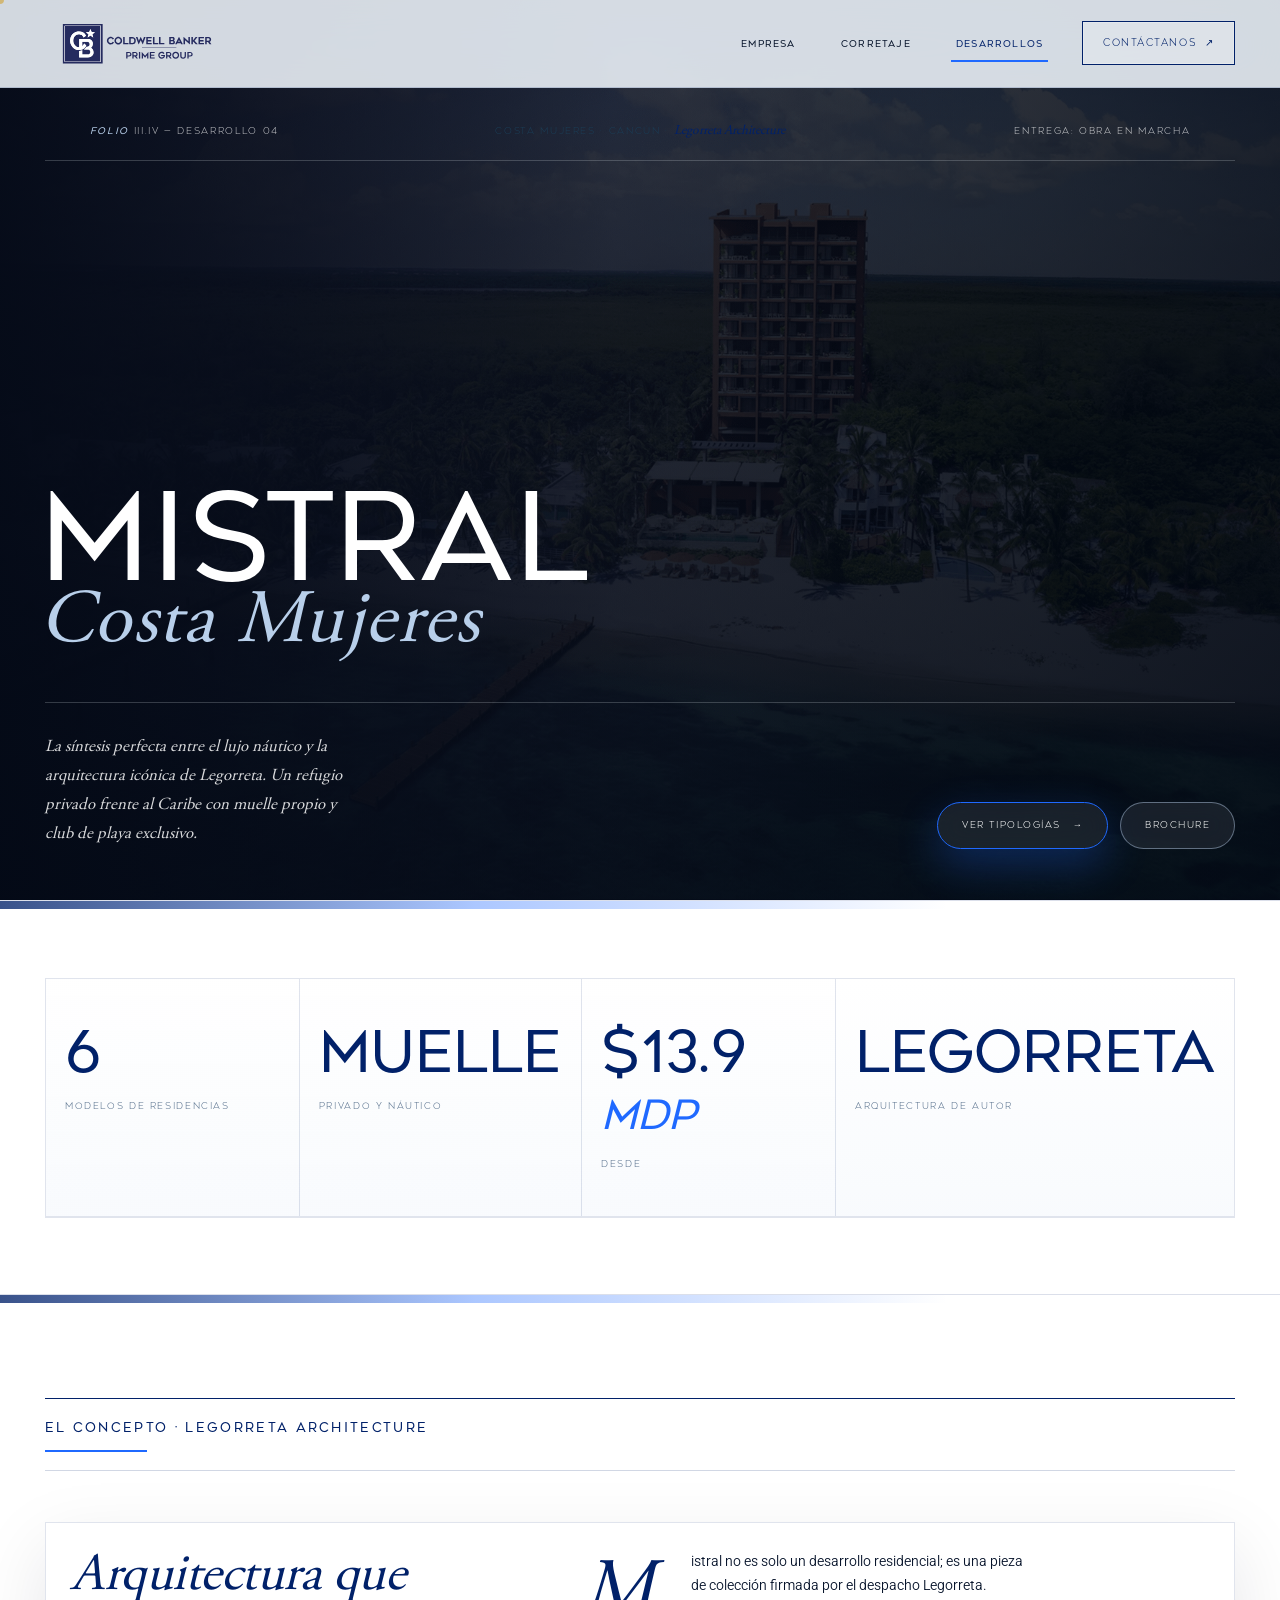
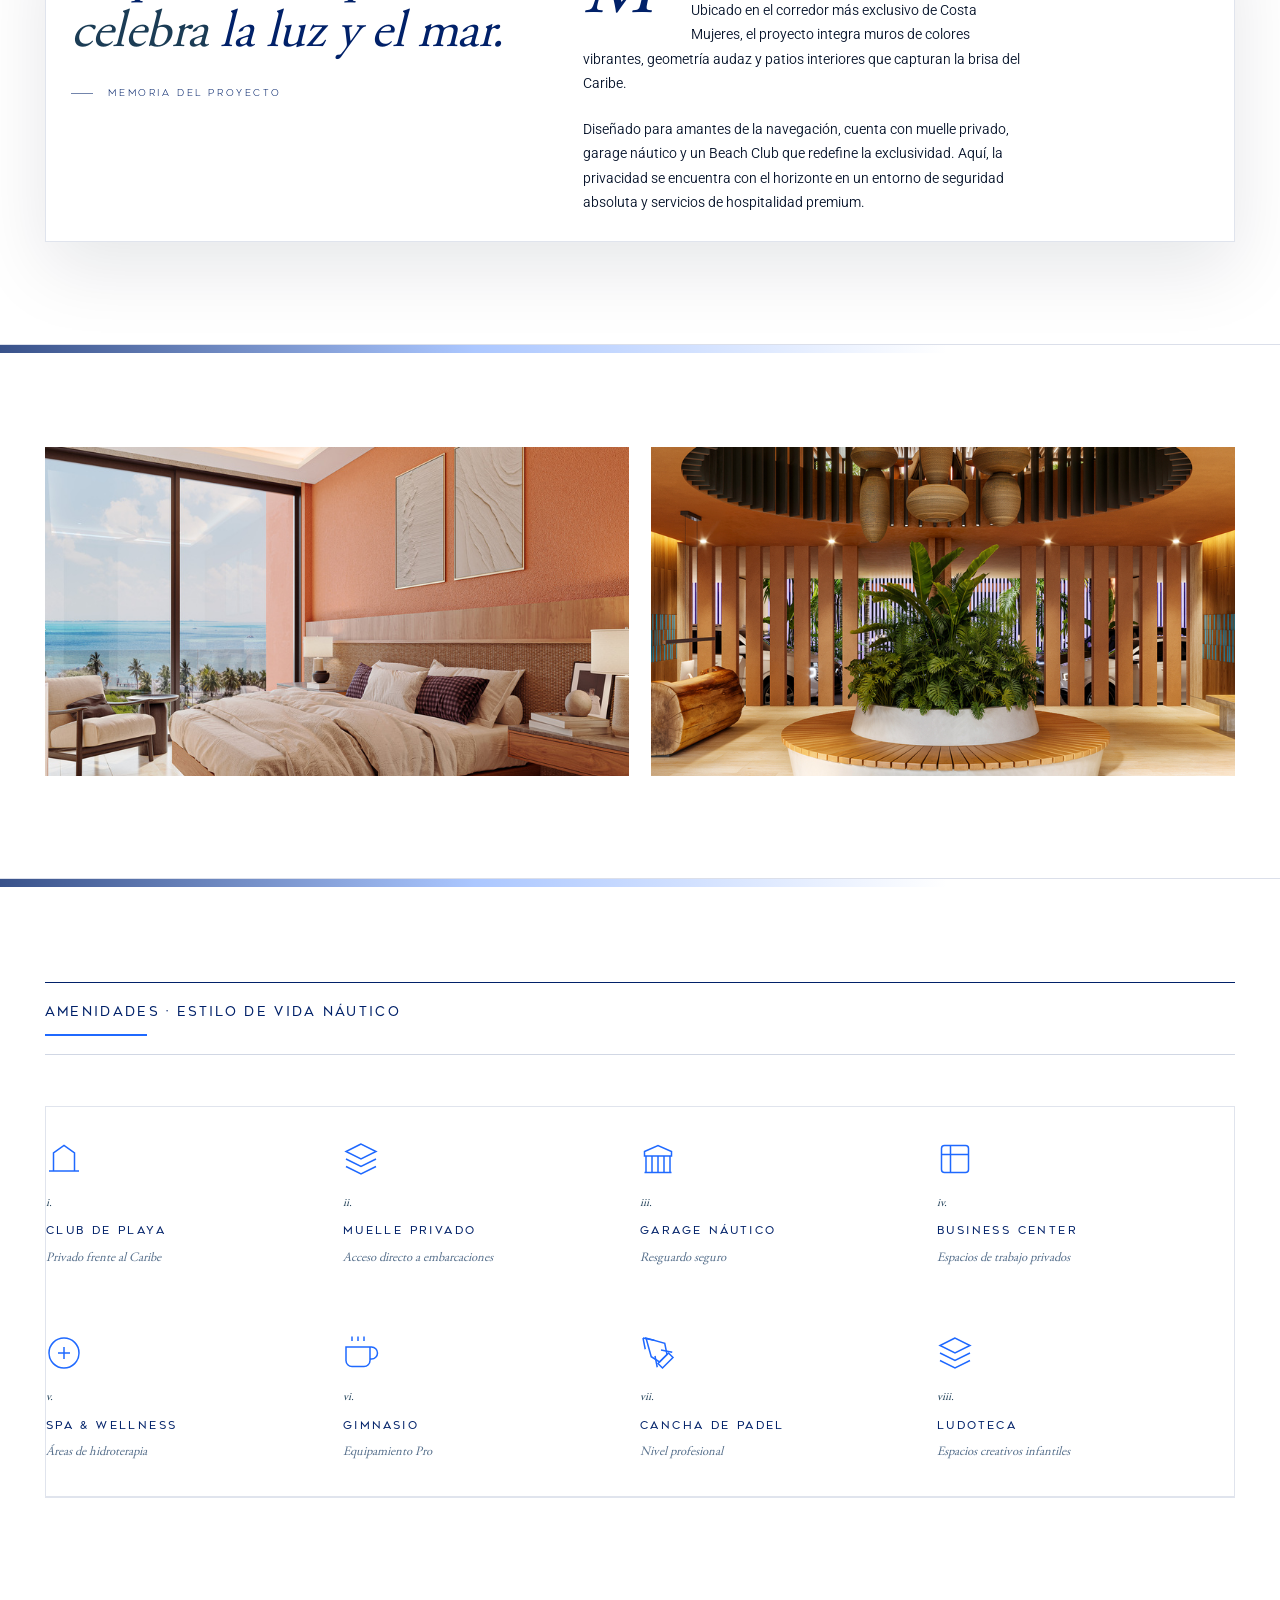
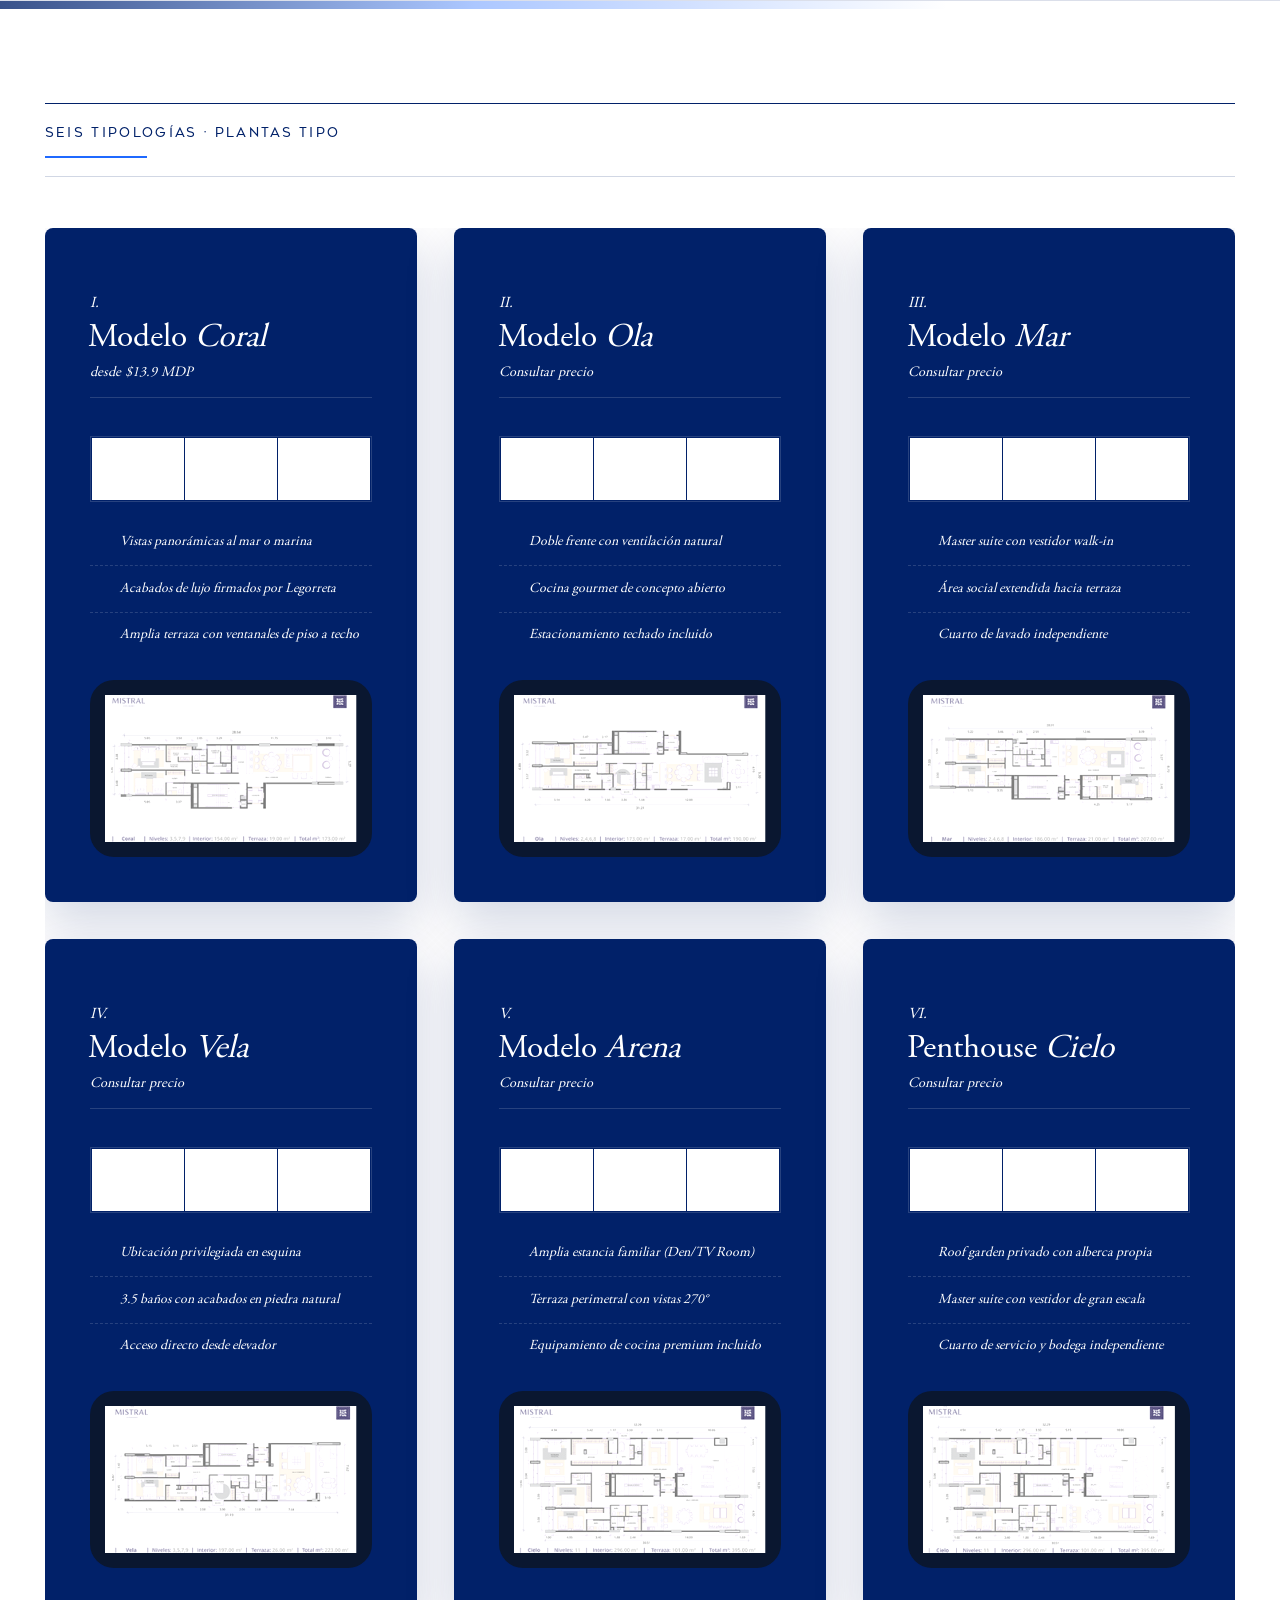
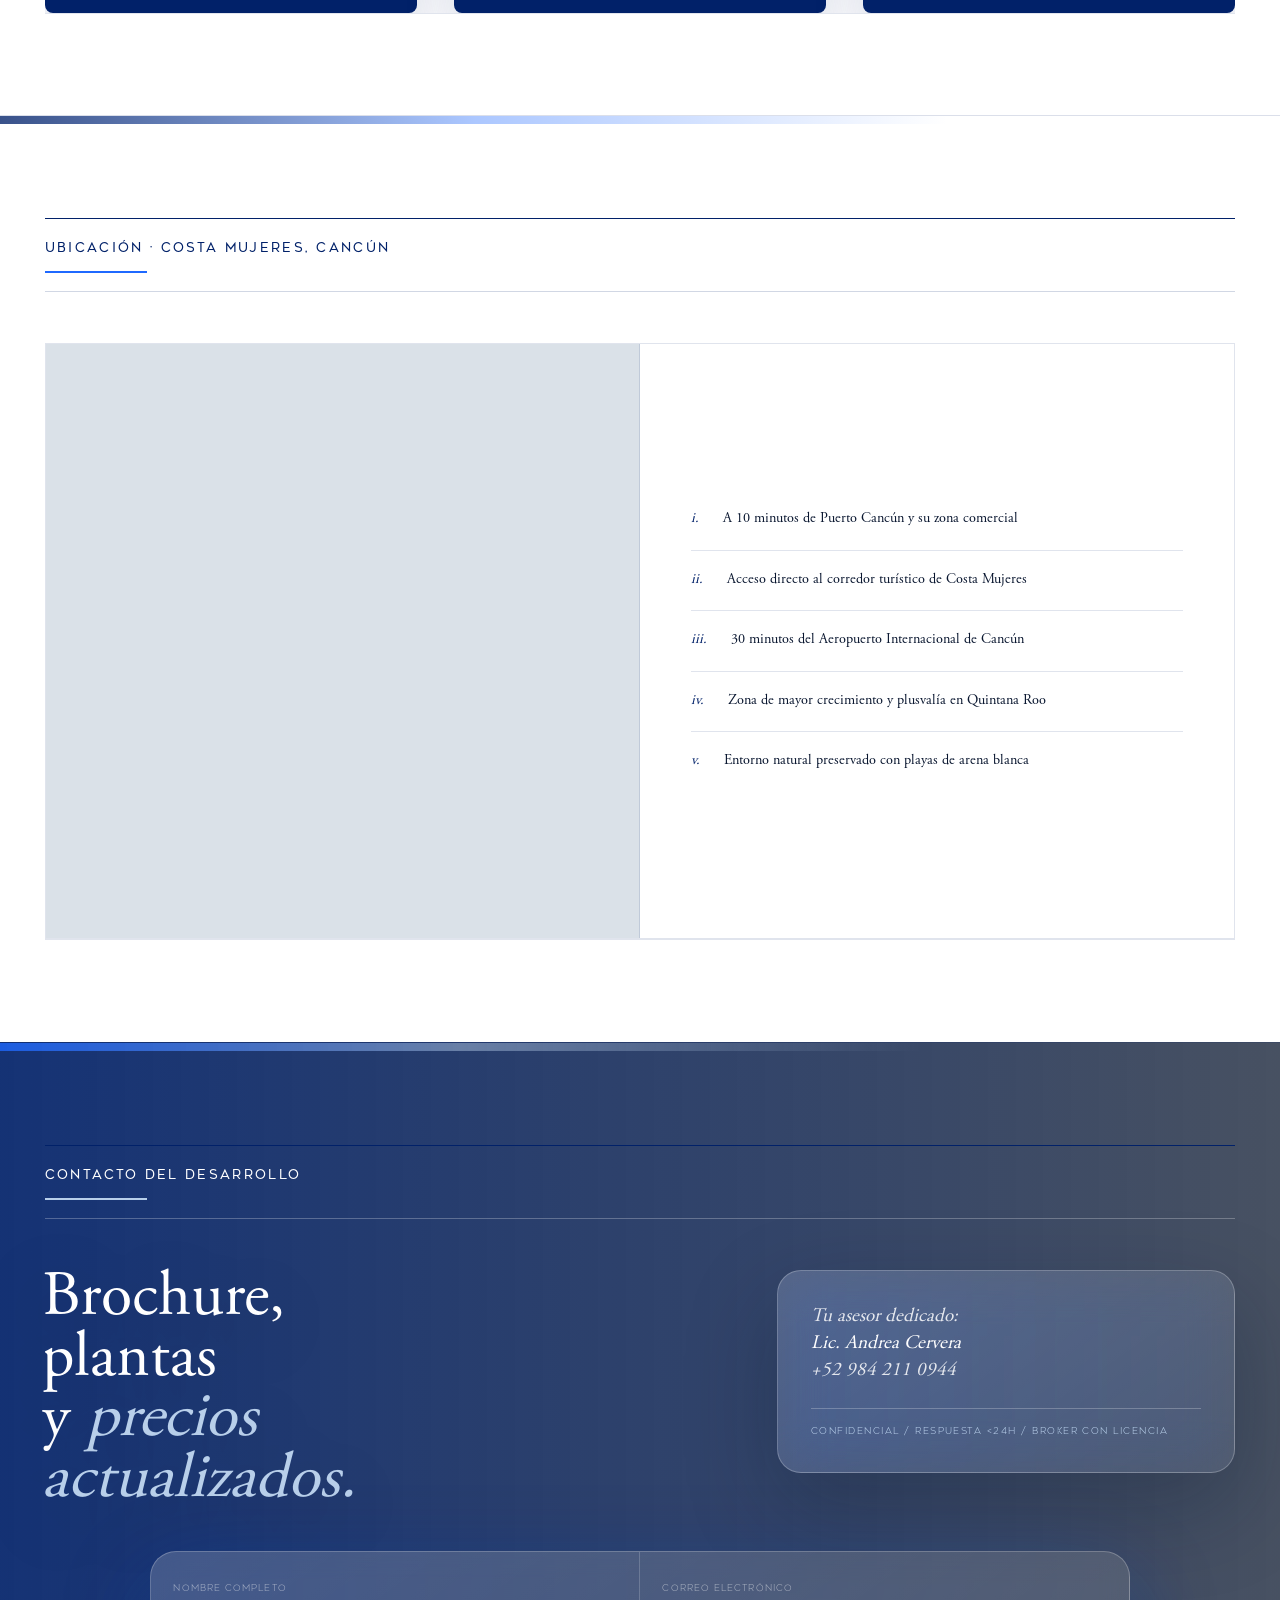
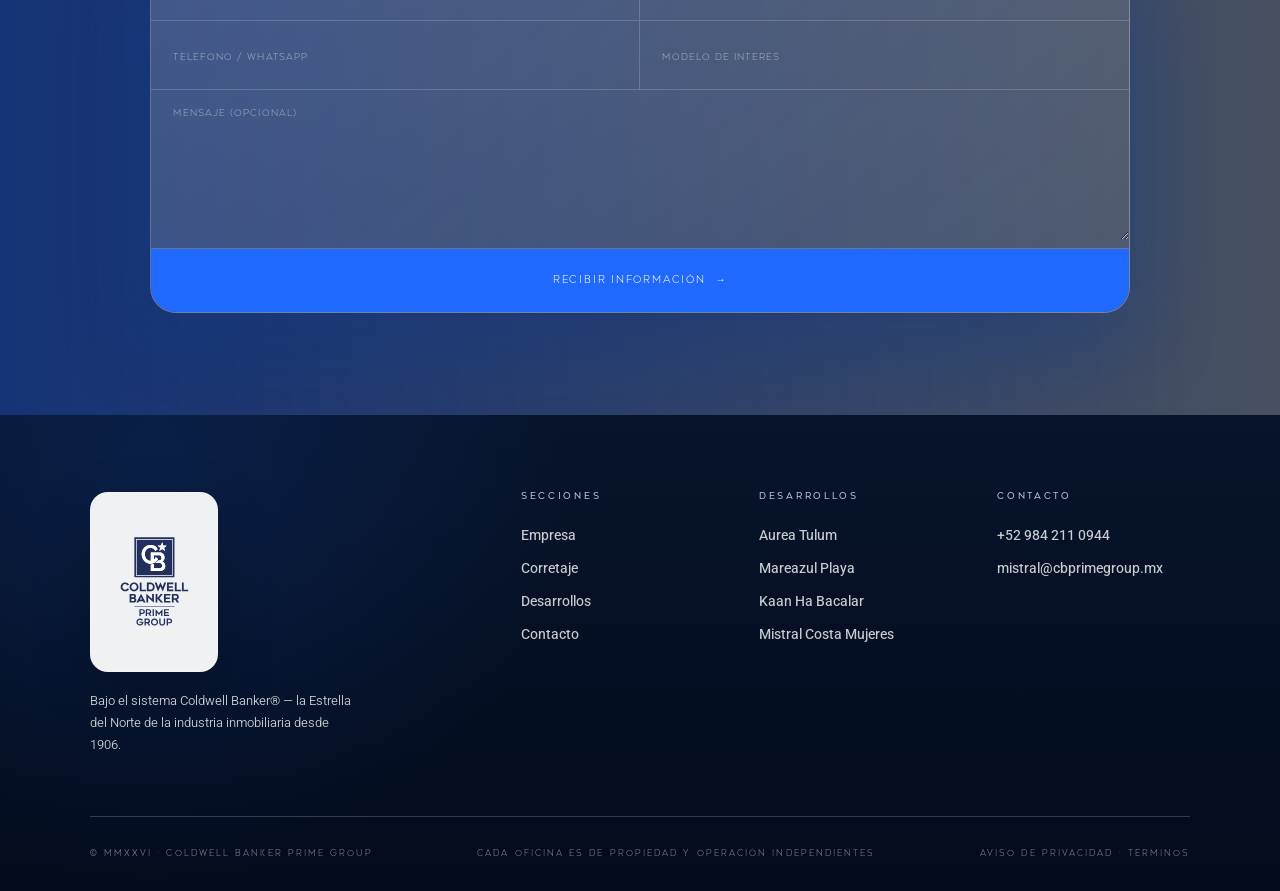
<file: desarrollos/mistral-costa-mujeres.html>
<!DOCTYPE html>
<html lang="es">
<head>
<meta charset="UTF-8">
<meta name="viewport" content="width=device-width, initial-scale=1">
<title>Mistral Costa Mujeres · Legorreta Architecture · CB Prime Group</title>
<meta name="description" content="Residencias de ultra-lujo en Costa Mujeres, Cancún. Arquitectura por Legorreta. Desde $13.9 MDP.">
<link rel="stylesheet" href="../assets/css/styles.css">
<link rel="icon" type="image/svg+xml" href="../assets/img/logo-vertical.svg">
</head>
<body>

<div class="frame__progress"></div>
<nav class="nav">
  <a href="../index.html" class="nav__logo"><img src="../assets/img/logo-horizontal.svg" alt="Coldwell Banker Prime Group"></a>
  <button class="nav__burger" aria-label="Menú"><span></span><span></span></button>
  <div class="nav__menu">
    <a class="nav__link" href="../index.html">Empresa</a>
    <a class="nav__link" href="../corretaje.html">Corretaje</a>
    <a class="nav__link active" href="../desarrollos.html">Desarrollos</a>
  </div>
  <a class="nav__cta" href="#contacto">Contáctanos <span>↗</span></a>
</nav>

<header class="dev-hero">
  <div class="dev-hero__bg">
    <img src="../assets/img/desarrollos/mistral/hero.png" alt="Mistral Costa Mujeres">
  </div>
  <div class="dev-hero__top">
    <span><em>Folio</em> III.iv — Desarrollo 04</span>
    <span style="text-align:center;">Costa Mujeres · Cancún · <em>Legorreta Architecture</em></span>
    <span>Entrega: Obra en Marcha</span>
  </div>

  <div class="dev-hero__main">
    <h1 class="dev-hero__title">
      Mistral
      <span class="ital">Costa Mujeres</span>
    </h1>
  </div>

  <div class="dev-hero__lede">
    <p>La síntesis perfecta entre el lujo náutico y la arquitectura icónica de Legorreta. Un refugio privado frente al Caribe con muelle propio y club de playa exclusivo.</p>
    <div class="dev-hero__actions">
      <a class="btn btn--ink" href="#tipologias">Ver tipologías <span class="arrow">→</span></a>
      <a class="btn" href="#contacto">Brochure</a>
    </div>
  </div>
</header>

<!-- Stats -->
<section class="section section--tight">
  <div class="wrap">
    <div class="stats reveal">
      <div class="stat"><span class="stat__index"><em>i.</em></span><div class="stat__num">6</div><div class="stat__label">Modelos de residencias</div></div>
      <div class="stat"><span class="stat__index"><em>ii.</em></span><div class="stat__num">Muelle</div><div class="stat__label">Privado y náutico</div></div>
      <div class="stat"><span class="stat__index"><em>iii.</em></span><div class="stat__num">$13.9<span class="ital"> MDP</span></div><div class="stat__label">Desde</div></div>
      <div class="stat"><span class="stat__index"><em>iv.</em></span><div class="stat__num">LEGORRETA</div><div class="stat__label">Arquitectura de autor</div></div>
    </div>
  </div>
</section>

<!-- Concepto -->
<section class="section manifesto">
  <div class="wrap">
    <div class="section__opener reveal">
      <div class="section__num">N.<em>01</em></div>
      <div class="section__title">El concepto · Legorreta Architecture</div>
      <div class="section__meta">Folio 04</div>
    </div>

    <div class="manifesto__inner">
      <div class="manifesto__lhs reveal" data-d="1">
        <p class="manifesto__pull">Arquitectura que <em>celebra</em> la luz y el mar.</p>
        <div class="manifesto__sig"><span class="rule-mark"></span><span>Memoria del proyecto</span></div>
      </div>
      <div class="manifesto__rhs reveal" data-d="2">
        <p class="dropcap">Mistral no es solo un desarrollo residencial; es una pieza de colección firmada por el despacho Legorreta. Ubicado en el corredor más exclusivo de Costa Mujeres, el proyecto integra muros de colores vibrantes, geometría audaz y patios interiores que capturan la brisa del Caribe.</p>
        <p>Diseñado para amantes de la navegación, cuenta con muelle privado, garage náutico y un Beach Club que redefine la exclusividad. Aquí, la privacidad se encuentra con el horizonte en un entorno de seguridad absoluta y servicios de hospitalidad premium.</p>
      </div>
    </div>
  </div>
</section>

<!-- Gallery Section -->
<section class="section">
  <div class="wrap">
    <div class="grid12">
      <div class="col-6 reveal"><img src="../assets/img/desarrollos/mistral/render-mar.jpg" alt="Fachada Mistral" style="width:100%; height:auto; aspect-ratio:16/9; object-fit:cover;"></div>
      <div class="col-6 reveal" data-d="1"><img src="../assets/img/desarrollos/mistral/motor-lobby.jpg" alt="Motor Lobby" style="width:100%; height:auto; aspect-ratio:16/9; object-fit:cover;"></div>
    </div>
  </div>
</section>

<!-- Amenidades -->
<section class="section">
  <div class="wrap">
    <div class="section__opener reveal">
      <div class="section__num">N.<em>02</em></div>
      <div class="section__title">Amenidades · Estilo de vida náutico</div>
      <div class="section__meta">Exclusividad total</div>
    </div>

    <div class="amenities reveal">
      <div class="amenity">
        <svg class="amenity__icon" viewBox="0 0 24 24"><path d="M2 20h20M5 20V8l7-5 7 5v12"/></svg>
        <div class="amenity__num"><em>i.</em></div>
        <div class="amenity__name">Club de Playa</div>
        <div class="amenity__sub">Privado frente al Caribe</div>
      </div>
      <div class="amenity">
        <svg class="amenity__icon" viewBox="0 0 24 24"><path d="M12 2L2 7l10 5 10-5-10-5zM2 17l10 5 10-5M2 12l10 5 10-5"/></svg>
        <div class="amenity__num"><em>ii.</em></div>
        <div class="amenity__name">Muelle Privado</div>
        <div class="amenity__sub">Acceso directo a embarcaciones</div>
      </div>
      <div class="amenity">
        <svg class="amenity__icon" viewBox="0 0 24 24"><path d="M3 21h18M3 10h18M3 7l9-4 9 4v3H3V7zM4 10v11M20 10v11M8 10v11M12 10v11M16 10v11"/></svg>
        <div class="amenity__num"><em>iii.</em></div>
        <div class="amenity__name">Garage Náutico</div>
        <div class="amenity__sub">Resguardo seguro</div>
      </div>
      <div class="amenity">
        <svg class="amenity__icon" viewBox="0 0 24 24"><path d="M9 3H5a2 2 0 0 0-2 2v4m6-6h10a2 2 0 0 1 2 2v4M9 3v18m0 0h10a2 2 0 0 0 2-2V9M9 21H5a2 2 0 0 1-2-2V9m0 0h18"/></svg>
        <div class="amenity__num"><em>iv.</em></div>
        <div class="amenity__name">Business Center</div>
        <div class="amenity__sub">Espacios de trabajo privados</div>
      </div>
      <div class="amenity">
        <svg class="amenity__icon" viewBox="0 0 24 24"><circle cx="12" cy="12" r="10"/><path d="M12 8v8M8 12h8"/></svg>
        <div class="amenity__num"><em>v.</em></div>
        <div class="amenity__name">Spa & Wellness</div>
        <div class="amenity__sub">Áreas de hidroterapia</div>
      </div>
      <div class="amenity">
        <svg class="amenity__icon" viewBox="0 0 24 24"><path d="M18 8h1a4 4 0 0 1 0 8h-1M2 8h16v9a4 4 0 0 1-4 4H6a4 4 0 0 1-4-4V8zM6 1v3M10 1v3M14 1v3"/></svg>
        <div class="amenity__num"><em>vi.</em></div>
        <div class="amenity__name">Gimnasio</div>
        <div class="amenity__sub">Equipamiento Pro</div>
      </div>
      <div class="amenity">
        <svg class="amenity__icon" viewBox="0 0 24 24"><path d="M12 19l7-7 3 3-7 7-3-3z"/><path d="M18 13l-1.5-7.5L4 2l3.5 12.5L13 18l5-5z"/><path d="M2 2l7.5 1.5M14 10l7.5 1.5M2 2l1.5 7.5M10 14l1.5 7.5"/></svg>
        <div class="amenity__num"><em>vii.</em></div>
        <div class="amenity__name">Cancha de Padel</div>
        <div class="amenity__sub">Nivel profesional</div>
      </div>
      <div class="amenity">
        <svg class="amenity__icon" viewBox="0 0 24 24"><path d="M12 2L2 7l10 5 10-5-10-5zM2 17l10 5 10-5M2 12l10 5 10-5"/></svg>
        <div class="amenity__num"><em>viii.</em></div>
        <div class="amenity__name">Ludoteca</div>
        <div class="amenity__sub">Espacios creativos infantiles</div>
      </div>
    </div>
  </div>
</section>

<!-- Tipologías -->
<section class="section" id="tipologias">
  <div class="wrap">
    <div class="section__opener reveal">
      <div class="section__num">N.<em>03</em></div>
      <div class="section__title">Seis tipologías · Plantas Tipo</div>
      <div class="section__meta">Desde $13.9 MDP</div>
    </div>

    <div class="units units--tri reveal">
      <!-- Coral -->
      <article class="unit">
        <div class="unit__head">
          <div class="unit__num"><em>I.</em></div>
          <h3 class="unit__name">Modelo <span class="ital">Coral</span></h3>
          <div class="unit__price">desde $13.9 MDP</div>
        </div>
        <div class="unit__body">
          <div class="unit__specs">
            <div class="unit__spec"><b>2</b><span>Recámaras</span></div>
            <div class="unit__spec"><b>173 m²</b><span>Superficie</span></div>
            <div class="unit__spec"><b>2.5</b><span>Baños</span></div>
          </div>
          <ul class="unit__benefits">
            <li>Vistas panorámicas al mar o marina</li>
            <li>Acabados de lujo firmados por Legorreta</li>
            <li>Amplia terraza con ventanales de piso a techo</li>
          </ul>
        </div>
        <div class="unit__media"><img src="../assets/img/desarrollos/mistral/planta-coral.png" alt="Planta Modelo Coral"></div>
      </article>

      <!-- Ola -->
      <article class="unit">
        <div class="unit__head">
          <div class="unit__num"><em>II.</em></div>
          <h3 class="unit__name">Modelo <span class="ital">Ola</span></h3>
          <div class="unit__price">Consultar precio</div>
        </div>
        <div class="unit__body">
          <div class="unit__specs">
            <div class="unit__spec"><b>3</b><span>Recámaras</span></div>
            <div class="unit__spec"><b>190 m²</b><span>Superficie</span></div>
            <div class="unit__spec"><b>2.5</b><span>Baños</span></div>
          </div>
          <ul class="unit__benefits">
            <li>Doble frente con ventilación natural</li>
            <li>Cocina gourmet de concepto abierto</li>
            <li>Estacionamiento techado incluido</li>
          </ul>
        </div>
        <div class="unit__media"><img src="../assets/img/desarrollos/mistral/planta-ola.png" alt="Planta Modelo Ola"></div>
      </article>

      <!-- Mar -->
      <article class="unit">
        <div class="unit__head">
          <div class="unit__num"><em>III.</em></div>
          <h3 class="unit__name">Modelo <span class="ital">Mar</span></h3>
          <div class="unit__price">Consultar precio</div>
        </div>
        <div class="unit__body">
          <div class="unit__specs">
            <div class="unit__spec"><b>3</b><span>Recámaras</span></div>
            <div class="unit__spec"><b>207 m²</b><span>Superficie</span></div>
            <div class="unit__spec"><b>3.5</b><span>Baños</span></div>
          </div>
          <ul class="unit__benefits">
            <li>Master suite con vestidor walk-in</li>
            <li>Área social extendida hacia terraza</li>
            <li>Cuarto de lavado independiente</li>
          </ul>
        </div>
        <div class="unit__media"><img src="../assets/img/desarrollos/mistral/planta-mar.png" alt="Planta Modelo Mar"></div>
      </article>

      <!-- Vela -->
      <article class="unit">
        <div class="unit__head">
          <div class="unit__num"><em>IV.</em></div>
          <h3 class="unit__name">Modelo <span class="ital">Vela</span></h3>
          <div class="unit__price">Consultar precio</div>
        </div>
        <div class="unit__body">
          <div class="unit__specs">
            <div class="unit__spec"><b>3</b><span>Recámaras</span></div>
            <div class="unit__spec"><b>215 m²</b><span>Superficie</span></div>
            <div class="unit__spec"><b>3.5</b><span>Baños</span></div>
          </div>
          <ul class="unit__benefits">
            <li>Ubicación privilegiada en esquina</li>
            <li>3.5 baños con acabados en piedra natural</li>
            <li>Acceso directo desde elevador</li>
          </ul>
        </div>
        <div class="unit__media"><img src="../assets/img/desarrollos/mistral/planta-vela.png" alt="Planta Modelo Vela"></div>
      </article>

      <!-- Arena -->
      <article class="unit">
        <div class="unit__head">
          <div class="unit__num"><em>V.</em></div>
          <h3 class="unit__name">Modelo <span class="ital">Arena</span></h3>
          <div class="unit__price">Consultar precio</div>
        </div>
        <div class="unit__body">
          <div class="unit__specs">
            <div class="unit__spec"><b>3</b><span>Recámaras</span></div>
            <div class="unit__spec"><b>260 m²</b><span>Superficie</span></div>
            <div class="unit__spec"><b>3.5</b><span>Baños</span></div>
          </div>
          <ul class="unit__benefits">
            <li>Amplia estancia familiar (Den/TV Room)</li>
            <li>Terraza perimetral con vistas 270°</li>
            <li>Equipamiento de cocina premium incluido</li>
          </ul>
        </div>
        <div class="unit__media"><img src="../assets/img/desarrollos/mistral/planta-arena.png" alt="Planta Modelo Arena"></div>
      </article>

      <!-- Cielo -->
      <article class="unit">
        <div class="unit__head">
          <div class="unit__num"><em>VI.</em></div>
          <h3 class="unit__name">Penthouse <span class="ital">Cielo</span></h3>
          <div class="unit__price">Consultar precio</div>
        </div>
        <div class="unit__body">
          <div class="unit__specs">
            <div class="unit__spec"><b>4</b><span>Recámaras</span></div>
            <div class="unit__spec"><b>375 m²</b><span>Superficie</span></div>
            <div class="unit__spec"><b>4.5</b><span>Baños</span></div>
          </div>
          <ul class="unit__benefits">
            <li>Roof garden privado con alberca propia</li>
            <li>Master suite con vestidor de gran escala</li>
            <li>Cuarto de servicio y bodega independiente</li>
          </ul>
        </div>
        <div class="unit__media"><img src="../assets/img/desarrollos/mistral/planta-cielo.png" alt="Planta Modelo Cielo"></div>
      </article>
    </div>
  </div>
</section>

<!-- Ubicación -->
<section class="section">
  <div class="wrap">
    <div class="section__opener reveal">
      <div class="section__num">N.<em>04</em></div>
      <div class="section__title">Ubicación · Costa Mujeres, Cancún</div>
      <div class="section__meta">A 10 min de Puerto Cancún</div>
    </div>

    <div class="location reveal">
      <div class="location__map">
        <iframe src="https://maps.google.com/maps?q=Costa%20Mujeres%2C%20Cancun&t=&z=13&ie=UTF8&iwloc=&output=embed" loading="lazy"></iframe>
      </div>
      <ul class="location__list">
        <li><b>i.</b><span>A 10 minutos de Puerto Cancún y su zona comercial</span></li>
        <li><b>ii.</b><span>Acceso directo al corredor turístico de Costa Mujeres</span></li>
        <li><b>iii.</b><span>30 minutos del Aeropuerto Internacional de Cancún</span></li>
        <li><b>iv.</b><span>Zona de mayor crecimiento y plusvalía en Quintana Roo</span></li>
        <li><b>v.</b><span>Entorno natural preservado con playas de arena blanca</span></li>
      </ul>
    </div>
  </div>
</section>

<!-- Contact -->
<section class="section contact" id="contacto">
  <div class="wrap">
    <div class="section__opener reveal" style="border-color: rgba(255,255,255,.4);">
      <div class="section__num" style="color: var(--tide);"><em>Contacto</em></div>
      <div class="section__title" style="color: var(--white);">Contacto del desarrollo</div>
      <div class="section__meta" style="color: rgba(255,255,255,.6);">Asesor dedicado</div>
    </div>

    <div class="grid12 reveal" style="margin-bottom: 2rem;">
      <div class="col-7">
        <h2 style="font-size: clamp(2.4rem, 5vw, 4.5rem); color: var(--white);">
          Brochure, plantas y <span class="ital" style="color: var(--tide);">precios actualizados.</span>
        </h2>
      </div>
      <div class="col-4 start-9">
        <p class="lede" style="color: rgba(255,255,255,.85);">Tu asesor dedicado:<br><strong style="color: var(--white); font-weight:400;">Lic. Andrea Cervera</strong><br>+52 984 211 0944</p>
      </div>
    </div>

    <form class="contact__form reveal" data-d="1">
      <div class="field"><input type="text" name="nombre" placeholder="Nombre completo" required></div>
      <div class="field"><input type="email" name="email" placeholder="Correo electrónico" required></div>
      <div class="field"><input type="tel" name="telefono" placeholder="Teléfono / WhatsApp"></div>
      <div class="field"><input type="text" name="tipologia" placeholder="Modelo de interés"></div>
      <div class="field field--full"><textarea name="mensaje" placeholder="Mensaje (opcional)"></textarea></div>
      <div class="field--submit"><button type="submit">Recibir información &nbsp;→</button></div>
    </form>
  </div>
</section>

<footer class="footer">
  <div class="wrap">
    <div class="footer__top">
      <div class="footer__brand"><img src="../assets/img/logo-vertical.svg" alt="Coldwell Banker Prime Group"><p>Bajo el sistema Coldwell Banker® — la Estrella del Norte de la industria inmobiliaria desde 1906.</p>
      </div>
      <div class="footer__col"><h4>Secciones</h4>
        <a href="../index.html">Empresa</a><a href="../corretaje.html">Corretaje</a>
        <a href="../desarrollos.html">Desarrollos</a><a href="#contacto">Contacto</a>
      </div>
      <div class="footer__col"><h4>Desarrollos</h4>
        <a href="aurea-tulum.html">Aurea Tulum</a>
        <a href="mareazul-playa.html">Mareazul Playa</a>
        <a href="kaan-ha-bacalar.html">Kaan Ha Bacalar</a>
        <a href="mistral-costa-mujeres.html">Mistral Costa Mujeres</a>
      </div>
      <div class="footer__col"><h4>Contacto</h4>
        <a href="tel:+529842110944">+52 984 211 0944</a>
        <a href="mailto:mistral@cbprimegroup.mx">mistral@cbprimegroup.mx</a>
      </div>
    </div>
    <div class="footer__bottom">
      <span>© MMXXVI · Coldwell Banker Prime Group</span>
      <span>Cada oficina es de propiedad y operación independientes</span>
      <span>Aviso de privacidad · Términos</span>
    </div>
  </div>
</footer>

<script src="../assets/js/main.js"></script>
</body>
</html>
</file>
<file: assets/css/styles.css>
/* =========================================================
   COLDWELL BANKER PRIME GROUP
   Estricto a Manual de Identidad 2025
   Responsive: 320px → 3440px ultrawide
   ========================================================= */

@font-face { font-family:'Garamond'; src:url('../fonts/AGaramondPro-Regular.otf') format('opentype'); font-weight:400; font-display:swap; }
@font-face { font-family:'Garamond'; src:url('../fonts/AGaramondPro-Bold.otf') format('opentype'); font-weight:700; font-display:swap; }
@font-face { font-family:'Geometos'; src:url('../fonts/GeometosNeue.otf') format('opentype'); font-weight:400; font-display:swap; }
@font-face { font-family:'Geometos'; src:url('../fonts/GeometosNeueBold.otf') format('opentype'); font-weight:700; font-display:swap; }
@font-face { font-family:'Geometos'; src:url('../fonts/GeometosNeueLight.otf') format('opentype'); font-weight:300; font-display:swap; }
@font-face { font-family:'Roboto'; src:url('../fonts/Roboto-VariableFont_wdth,wght.ttf') format('truetype-variations'); font-weight:100 900; font-display:swap; }
@font-face { font-family:'Roboto'; src:url('../fonts/Roboto-Italic-VariableFont_wdth,wght.ttf') format('truetype-variations'); font-weight:100 900; font-style:italic; font-display:swap; }

:root{
  /* === PALETA OFICIAL · Manual Identidad CB 2025 === */
  --cb-blue:    #012169;  /* CB Azul · color distintivo */
  --midnight:   #0A1730;  /* Medianoche */
  --slate:      #1B3C55;  /* Pizarra */
  --smoke:      #58718D;  /* Humo Gris */
  --mist:       #BECAD7;  /* Neblina */
  --glacier:    #DAE1E8;  /* Glaciar */
  --tide:       #B8CFEA;  /* Marea */
  --bright:     #1F69FF;  /* Azul Brillante */
  --iced:       #F0F5FB;  /* Azul Helado */
  --celestial:  #418FDE;  /* Celestial */
  --black:      #000000;  /* Negro · cuerpo de texto (manual) */
  --white:      #ffffff;  /* Blanco · fondo principal (manual) */

  /* Semantic */
  --bg:         var(--white);
  --bg-soft:    var(--iced);
  --bg-mid:     var(--glacier);
  --ink:        var(--black);          /* Body text · per manual */
  --ink-strong: var(--cb-blue);        /* Headlines accent */
  --ink-deep:   var(--midnight);
  --ink-mid:    var(--slate);
  --ink-mute:   var(--smoke);
  --rule:       var(--glacier);
  --rule-mid:   var(--mist);
  --rule-strong: var(--cb-blue);

  /* Typography */
  --serif: 'Garamond', 'Cormorant Garamond', Georgia, serif;
  --display: 'Geometos', 'Helvetica Neue', sans-serif;
  --body: 'Roboto', system-ui, -apple-system, sans-serif;

  /* Spacing — fluid */
  --gutter: clamp(1rem, 3.5vw, 4rem);
  --section: clamp(4.5rem, 9vw, 10rem);
  --maxw: 1640px;
  --maxw-text: 1440px;

  /* Motion */
  --ease: cubic-bezier(.2,.7,.2,1);
  --ease-out: cubic-bezier(.16,1,.3,1);
}

/* Ultra-wide caps */
@media (min-width: 2200px){
  :root{ --maxw: 1880px; --gutter: clamp(2rem, 4vw, 6rem); }
}

*,*::before,*::after{ box-sizing:border-box; margin:0; padding:0; }
html{
  scroll-behavior: smooth;
  -webkit-font-smoothing: antialiased;
  -moz-osx-font-smoothing: grayscale;
  background: var(--bg);
  font-size: 15px;
}
@media (min-width: 1440px){ html{ font-size: 16px; } }
@media (min-width: 1920px){ html{ font-size: 17px; } }
@media (min-width: 2560px){ html{ font-size: 19px; } }
@media (max-width: 380px){ html{ font-size: 14px; } }

body{
  background: var(--bg);
  color: var(--ink);
  font-family: var(--body);
  font-weight: 300;
  line-height: 1.65;
  overflow-x: hidden;
  position: relative;
}
img{ display:block; max-width:100%; height:auto; }
svg{ display:block; }
a{ color:inherit; text-decoration:none; transition:color .3s var(--ease); }
button{ font: inherit; color: inherit; cursor: pointer; background: none; border: 0; }

::selection{ background: var(--cb-blue); color: var(--white); }

/* =========================================================
   PAGE FRAME — kept minimal (just scroll progress)
   ========================================================= */
.frame{ display: none; } /* corner markers removed — conflicted with nav */
.frame__progress{
  position: fixed; left: 0; top: 0;
  height: 2px; width: 0; background: var(--cb-blue);
  z-index: 60; transition: width .1s linear;
}

/* =========================================================
   NAV
   ========================================================= */
.nav{
  position: fixed; top: 0; left: 0; right: 0; z-index: 80;
  padding: 1.2rem var(--gutter);
  display: grid;
  grid-template-columns: auto 1fr auto;
  gap: 1.5rem; align-items: center;
  background: rgba(255,255,255,.96);
  backdrop-filter: blur(14px) saturate(140%);
  -webkit-backdrop-filter: blur(14px) saturate(140%);
  border-bottom: 1px solid var(--rule);
  transition: padding .4s var(--ease), background .4s var(--ease), box-shadow .4s var(--ease);
}
.nav.scrolled{
  background: rgba(255,255,255,.99);
  padding-block: .75rem;
  box-shadow: 0 1px 0 rgba(1,33,105,.06), 0 8px 24px rgba(1,33,105,.04);
}
.nav__logo{
  display: flex; align-items: center;
  flex-shrink: 0;
}
.nav__logo img{
  height: clamp(36px, 4.5vw, 50px); width: auto;
  transition: height .4s var(--ease);
}
.nav.scrolled .nav__logo img{ height: clamp(30px, 3.6vw, 40px); }
@media (max-width: 480px){
  .nav__logo img{ height: 34px; }
  .nav.scrolled .nav__logo img{ height: 30px; }
}

/* Brand-safe ornamental rule — replaces decorative star usage */
.rule-mark{
  display: inline-block;
  width: clamp(16px, 2vw, 22px); height: 1px;
  background: currentColor; opacity: .55;
  vertical-align: middle; flex-shrink: 0;
}

.nav__menu{
  display: flex; gap: clamp(1.2rem, 2.4vw, 2.6rem);
  align-items: center; justify-content: center;
}
.nav__link{
  font-family: var(--display); font-weight: 400;
  font-size: clamp(.65rem, .75vw, .72rem);
  letter-spacing: .22em; text-transform: uppercase;
  color: var(--cb-blue);
  position: relative; padding: .4rem 0;
  white-space: nowrap;
}
.nav__link::after{
  content:''; position:absolute; left:0; right:100%; bottom:0; height:1px;
  background: var(--cb-blue); transition: right .5s var(--ease);
}
.nav__link:hover::after, .nav__link.active::after{ right: 0; }

.nav__cta{
  display: inline-flex; align-items: center; gap: .6rem;
  font-family: var(--display);
  font-size: clamp(.65rem, .72vw, .72rem);
  letter-spacing: .22em; text-transform: uppercase;
  padding: .85rem 1.3rem;
  border: 1px solid var(--cb-blue); color: var(--cb-blue);
  transition: all .5s var(--ease); position: relative; overflow: hidden;
  white-space: nowrap;
  flex-shrink: 0;
}
.nav__cta::before{
  content:''; position:absolute; inset:0; background: var(--cb-blue);
  transform: translateY(101%); transition: transform .5s var(--ease); z-index:-1;
}
.nav__cta:hover{ color: var(--white); }
.nav__cta:hover::before{ transform: translateY(0); }

.nav__burger{
  display: none;
  width: 36px; height: 36px;
  flex-direction: column; gap: 5px;
  justify-content: center; align-items: center;
}
.nav__burger span{
  display:block; width:22px; height:1.5px; background: var(--cb-blue);
  transition: transform .3s var(--ease);
}
.nav__burger.open span:nth-child(1){ transform: translateY(3.25px) rotate(45deg); }
.nav__burger.open span:nth-child(2){ transform: translateY(-3.25px) rotate(-45deg); }

@media (max-width: 980px){
  .nav{
    display: flex; justify-content: space-between; align-items: center;
  }
  .nav__cta{ display: none; }
  .nav__burger{ display: flex; }
  .nav__menu{
    position: fixed; top: 0; left: 0; right: 0; bottom: 0;
    background: var(--white);
    flex-direction: column; gap: 2rem;
    padding: 6rem var(--gutter) 2rem;
    transform: translateY(-110%);
    transition: transform .55s var(--ease);
    justify-content: flex-start; align-items: flex-start;
    z-index: 70;
  }
  .nav__menu.open{ transform: translateY(0); }
  .nav__menu .nav__link{ font-size: 1.05rem; }
  .nav__menu .nav__link.active{ color: var(--cb-blue); }
  .nav__burger{ z-index: 80; position: relative; }
}

/* =========================================================
   LAYOUT PRIMITIVES
   ========================================================= */
.wrap{ width: min(100% - var(--gutter)*2, var(--maxw)); margin-inline: auto; }
.section{ padding-block: var(--section); position: relative; }
.section--tight{ padding-block: clamp(2.5rem, 5vw, 5rem); }
.section--soft{ background: var(--bg-soft); }

.grid12{ display: grid; grid-template-columns: repeat(12, 1fr); gap: clamp(1rem, 2vw, 1.5rem); }
.col-1{grid-column:span 1}.col-2{grid-column:span 2}.col-3{grid-column:span 3}
.col-4{grid-column:span 4}.col-5{grid-column:span 5}.col-6{grid-column:span 6}
.col-7{grid-column:span 7}.col-8{grid-column:span 8}.col-9{grid-column:span 9}
.col-10{grid-column:span 10}.col-11{grid-column:span 11}.col-12{grid-column:span 12}
.start-2{grid-column-start:2}.start-3{grid-column-start:3}.start-4{grid-column-start:4}
.start-5{grid-column-start:5}.start-6{grid-column-start:6}.start-7{grid-column-start:7}
.start-8{grid-column-start:8}.start-9{grid-column-start:9}
@media (max-width: 880px){
  .grid12 [class*="col-"]{ grid-column: 1 / -1; }
  .grid12 [class*="start-"]{ grid-column-start: 1; }
}

/* =========================================================
   TYPOGRAPHY
   ========================================================= */
h1,h2,h3,h4{
  font-family: var(--serif); font-weight: 400; line-height: .95;
  letter-spacing: -0.02em; color: var(--cb-blue);
  text-wrap: balance;
}
.italic, em.italic, .ital, em{
  font-style: italic; color: var(--slate); font-weight: 400;
}
.serif{ font-family: var(--serif); font-style: italic; font-weight: 400; }

.eyebrow{
  display: inline-flex; align-items: center; gap: .8rem;
  font-family: var(--display);
  font-size: clamp(.62rem, .7vw, .7rem);
  font-weight: 400;
  letter-spacing: .3em; text-transform: uppercase; color: var(--cb-blue);
}
.eyebrow::before{
  content:''; width: 28px; height: 1px; background: currentColor; opacity: .8;
}

.section__opener{
  display: grid; grid-template-columns: 1fr 10fr 1fr;
  align-items: end; gap: clamp(1rem, 2.5vw, 2rem);
  padding: 1.2rem 0; margin-bottom: clamp(2rem, 5vw, 4rem);
  border-top: 1px solid var(--cb-blue);
  border-bottom: 1px solid var(--rule);
}
.section__num{
  font-family: var(--serif); font-style: italic; font-weight: 400;
  font-size: clamp(.95rem, 1.2vw, 1.1rem); color: var(--slate);
}
.section__title{
  font-family: var(--display); font-weight: 400;
  font-size: clamp(.7rem, .85vw, .82rem);
  letter-spacing: .35em; text-transform: uppercase; color: var(--cb-blue);
  text-align: center;
}
.section__meta{
  font-family: var(--display); font-weight: 400;
  font-size: clamp(.62rem, .72vw, .7rem);
  letter-spacing: .25em; text-transform: uppercase; color: var(--ink-mute);
  text-align: right;
}
@media (max-width: 640px){
  .section__opener{ grid-template-columns: 1fr; gap: .6rem; text-align: left; }
  .section__title, .section__meta{ text-align: left; }
}

p{ color: var(--ink); max-width: 56ch; }
p.lede{
  font-family: var(--serif); font-style: italic;
  font-size: clamp(1.05rem, 1.5vw, 1.5rem);
  line-height: 1.4; color: var(--slate);
}

.dropcap::first-letter{
  font-family: var(--serif); font-style: italic; font-weight: 400;
  float: left; font-size: 5.5em; line-height: 0.85;
  padding-right: 0.25em; padding-top: 0.12em; margin-top: 0.05em; margin-right: 1.2rem; color: var(--cb-blue);
}

.rule{ height:1px; background: var(--rule); border:0; margin: 0; }
.rule--ink{ background: var(--cb-blue); }

/* =========================================================
   HERO — robust, no overflow
   ========================================================= */
.hero{
  position: relative;
  padding: clamp(6rem, 10vw, 9rem) var(--gutter) clamp(3rem, 5vw, 5rem);
  display: grid; grid-template-columns: 1fr;
  gap: clamp(2rem, 4vw, 3.5rem);
  isolation: isolate;
}
.hero__top{
  display: grid;
  grid-template-columns: auto 1fr auto;
  gap: clamp(.8rem, 2vw, 2rem);
  align-items: center;
  font-family: var(--display);
  font-size: clamp(.6rem, .72vw, .72rem);
  letter-spacing: .26em; text-transform: uppercase; color: var(--cb-blue);
  padding-bottom: 1.2rem; border-bottom: 1px solid var(--rule);
}
.hero__top__center{ text-align: center; color: var(--slate); }
.hero__top__center em{
  font-family: var(--serif); font-style: italic;
  text-transform: none; letter-spacing: 0;
  font-size: clamp(.85rem, 1.05vw, 1.05rem);
  color: var(--cb-blue);
}
.hero__top > :last-child{ text-align: right; }

.hero__main{
  display: grid;
  grid-template-columns: 1.1fr 1fr;
  gap: clamp(2rem, 4vw, 5rem);
  align-items: stretch;
}
.hero__title{
  font-size: clamp(2.4rem, 8vw, 7.5rem);
  line-height: .95;
  letter-spacing: -0.03em;
  font-weight: 400;
  color: var(--cb-blue);
  align-self: center;
}
.hero__title .ital{
  display: block; font-style: italic; color: var(--slate);
}
.hero__title .ital--neg{ margin-left: 0; padding-left: 0; }

.hero__side{
  display: flex; flex-direction: column;
  gap: clamp(1.4rem, 2.5vw, 2.2rem);
}
.hero__plate{
  position: relative;
  aspect-ratio: 4/5;
  max-height: 60vh;
  overflow: hidden;
  background: var(--bg-mid);
}
.hero__plate img{
  width: 100%; height: 100%; object-fit: cover;
  filter: saturate(.9) contrast(1.04);
  animation: kenburns 22s ease-in-out infinite alternate;
}
@keyframes kenburns{ from{ transform: scale(1.02); } to{ transform: scale(1.1); } }
.hero__plate__caption{
  position: absolute; bottom: .8rem; left: .9rem; right: .9rem;
  display: flex; justify-content: space-between; gap: 1rem;
  font-family: var(--display);
  font-size: clamp(.55rem, .7vw, .65rem);
  letter-spacing: .25em; text-transform: uppercase;
  color: var(--white); mix-blend-mode: difference;
}
.hero__lede{ max-width: 42ch; }
.hero__lede p{
  font-family: var(--serif); font-style: italic;
  font-size: clamp(1rem, 1.2vw, 1.15rem);
  line-height: 1.45; color: var(--slate);
}
.hero__actions{
  display: flex; gap: .8rem; flex-wrap: wrap;
}

.hero__bottom{
  display: grid;
  grid-template-columns: 1fr auto 1fr;
  gap: clamp(.8rem, 2vw, 2rem);
  align-items: center;
  padding-top: 1.2rem; border-top: 1px solid var(--rule);
  font-family: var(--display);
  font-size: clamp(.6rem, .72vw, .72rem);
  letter-spacing: .26em; text-transform: uppercase;
  color: var(--ink-mute);
}
.hero__bottom__star{ display: flex; justify-content: center; }
.hero__bottom__star img{ width: clamp(50px, 5vw, 70px); height: auto; }
.hero__bottom > :last-child{ text-align: right; }

@media (max-width: 980px){
  .hero__main{ grid-template-columns: 1fr; gap: 2rem; }
  .hero__title{ font-size: clamp(2.4rem, 11vw, 5.5rem); }
  .hero__plate{ max-height: 70vh; aspect-ratio: 4/3; }
}
@media (max-width: 600px){
  .hero__top{ grid-template-columns: 1fr; gap: .4rem; text-align: center; }
  .hero__top > *{ text-align: center; }
  .hero__bottom{ grid-template-columns: 1fr; gap: .8rem; text-align: center; }
  .hero__bottom > :last-child{ text-align: center; }
  .hero__plate{ aspect-ratio: 4/3; max-height: none; }
}

/* =========================================================
   BUTTONS
   ========================================================= */
.btn{
  display: inline-flex; align-items: center; gap: .8rem;
  font-family: var(--display);
  font-size: clamp(.6rem, .72vw, .7rem);
  letter-spacing: .25em; text-transform: uppercase;
  padding: 1rem 1.6rem;
  border: 1px solid var(--cb-blue); color: var(--cb-blue);
  background: transparent;
  position: relative; overflow: hidden; cursor: pointer;
  transition: color .5s var(--ease);
  white-space: nowrap;
}
.btn::before{
  content:''; position:absolute; inset:0; background: var(--cb-blue);
  transform: translateX(-101%); transition: transform .55s var(--ease);
  z-index:-1;
}
.btn:hover{ color: var(--white); }
.btn:hover::before{ transform: translateX(0); }
.btn--ink{ background: var(--cb-blue); color: var(--white); }
.btn--ink::before{ background: var(--bright); transform: translateX(101%); }
.btn--ink:hover{ color: var(--white); }
.btn--ink:hover::before{ transform: translateX(0); }
.btn .arrow{ display:inline-block; transition: transform .4s var(--ease); }
.btn:hover .arrow{ transform: translateX(6px); }

.linklink{
  font-family: var(--serif); font-style: italic;
  font-size: clamp(1rem, 1.1vw, 1.1rem);
  border-bottom: 1px solid currentColor; padding-bottom: 2px;
  transition: padding .3s var(--ease);
  color: var(--cb-blue);
}
.linklink:hover{ padding-bottom: 6px; }

/* =========================================================
   STRIP / Marquee
   ========================================================= */
.strip{
  border-block: 1px solid var(--cb-blue);
  padding: clamp(1rem, 2vw, 1.6rem) 0; overflow: hidden;
  background: var(--bg-soft);
  position: relative; z-index: 3;
}
.strip__track{
  display: flex; gap: clamp(2rem, 4vw, 4rem); white-space: nowrap;
  font-family: var(--serif); font-style: italic;
  font-size: clamp(1.4rem, 3.5vw, 3rem);
  color: var(--cb-blue);
  animation: scroll-x 40s linear infinite;
}
.strip__track > *{
  display: inline-flex; align-items: center;
  gap: clamp(2rem, 4vw, 4rem);
}
.strip__sep{
  font-style: normal; color: var(--mist);
  font-size: .6em;
}
@keyframes scroll-x{ to{ transform: translateX(-50%); } }

/* =========================================================
   MANIFESTO
   ========================================================= */
.manifesto{ background: var(--bg-soft); }
.manifesto__inner{
  display: grid;
  grid-template-columns: 5fr 7fr;
  gap: clamp(2rem, 5vw, 6rem);
}
.manifesto__lhs{
  position: sticky; top: 8rem; align-self: start;
}
.manifesto__pull{
  font-family: var(--serif); font-style: italic; font-weight: 400;
  font-size: clamp(1.5rem, 3.5vw, 3.4rem);
  line-height: 1.08; color: var(--cb-blue);
  letter-spacing: -0.01em;
}
.manifesto__pull em{ color: var(--slate); }
.manifesto__sig{
  margin-top: 1.6rem;
  display: flex; align-items: center; gap: 1rem;
  font-family: var(--display);
  font-size: clamp(.6rem, .72vw, .7rem);
  letter-spacing: .28em; text-transform: uppercase;
  color: var(--cb-blue);
}
.manifesto__sig img{ width: 18px; height: auto; }
.manifesto__rhs{ display: flex; flex-direction: column; gap: 1.4rem; }
.manifesto__rhs p{ font-size: clamp(.95rem, 1vw, 1.05rem); color: var(--ink-deep); }
@media (max-width: 880px){
  .manifesto__inner{ grid-template-columns: 1fr; }
  .manifesto__lhs{ position: static; }
}

/* =========================================================
   TOC
   ========================================================= */
.toc{ width: 100%; border-collapse: collapse; }
.toc tr{
  border-bottom: 1px solid var(--rule);
  transition: background .4s var(--ease);
  cursor: pointer;
}
.toc tr:first-child{ border-top: 1px solid var(--cb-blue); }
.toc tr:hover{ background: var(--bg-soft); }
.toc tr:hover .toc__link{ color: var(--bright); }
.toc td{ padding: clamp(1rem, 2vw, 1.6rem) 1rem; vertical-align: middle; }
.toc__num{
  font-family: var(--serif); font-style: italic;
  font-size: clamp(.95rem, 1.2vw, 1.1rem); color: var(--slate); width: 8ch;
}
.toc__name{
  font-family: var(--display);
  font-size: clamp(.7rem, .85vw, .85rem);
  letter-spacing: .22em; text-transform: uppercase; font-weight: 400;
  color: var(--cb-blue);
}
.toc__desc{
  font-family: var(--serif); font-style: italic;
  color: var(--ink-mute);
  font-size: clamp(.9rem, 1vw, 1rem);
}
.toc__link{
  font-family: var(--display);
  font-size: clamp(.62rem, .72vw, .7rem);
  letter-spacing: .22em; text-transform: uppercase;
  color: var(--cb-blue); white-space: nowrap;
  transition: color .4s var(--ease);
}
.toc__link::after{ content: ' →'; transition: margin .4s var(--ease); display: inline-block; }
.toc tr:hover .toc__link::after{ margin-left: 10px; }
@media (max-width: 760px){
  .toc__desc{ display: none; }
  .toc td{ padding: 1rem .4rem; }
}

/* =========================================================
   STATS
   ========================================================= */
.stats{
  display: grid;
  grid-template-columns: repeat(4, 1fr);
  border-top: 1px solid var(--cb-blue);
  border-bottom: 1px solid var(--cb-blue);
}
.stat{
  padding: clamp(2rem, 3.5vw, 3.4rem) clamp(1rem, 1.5vw, 1.5rem);
  text-align: left;
  border-right: 1px solid var(--rule);
  position: relative;
}
.stat:last-child{ border-right: 0; }
.stat__num{
  font-family: var(--serif); font-weight: 400;
  font-size: clamp(2.4rem, 4.5vw, 4.8rem);
  line-height: 1;
  letter-spacing: -0.03em;
  color: var(--cb-blue);
}
.stat__num .ital{
  font-style: italic; color: var(--slate);
  font-size: .7em; margin-left: .1em;
}
.stat__num sup{
  font-size: .32em; vertical-align: top;
  color: var(--ink-mute); margin-left: .15em; font-style: italic;
}
.stat__label{
  font-family: var(--display);
  font-size: clamp(.6rem, .68vw, .68rem);
  letter-spacing: .26em; text-transform: uppercase;
  color: var(--ink-mute); margin-top: 1.2rem;
}
.stat__index{
  position: absolute; top: 1.2rem; right: 1rem;
  font-family: var(--serif); font-style: italic;
  font-size: clamp(.7rem, .85vw, .85rem); color: var(--ink-mute);
}
@media (max-width: 760px){
  .stats{ grid-template-columns: repeat(2, 1fr); }
  .stat{ border-bottom: 1px solid var(--rule); }
  .stat:nth-child(2){ border-right: 0; }
  .stat:nth-child(3),.stat:nth-child(4){ border-bottom: 0; }
}
@media (max-width: 380px){ .stats{ grid-template-columns: 1fr; }
  .stat{ border-right: 0 !important; }
  .stat:not(:last-child){ border-bottom: 1px solid var(--rule); }
}

/* =========================================================
   CHAPTERS
   ========================================================= */
.chapters{ display: grid; gap: 0; }
.chapter{
  display: grid;
  grid-template-columns: 1fr 5fr 6fr;
  gap: clamp(1.5rem, 3.5vw, 4rem);
  padding: clamp(2rem, 3.5vw, 3rem) 0;
  border-bottom: 1px solid var(--rule);
  align-items: start;
  transition: padding-left .5s var(--ease), background .4s var(--ease);
}
.chapter:hover{ padding-left: 1rem; background: var(--bg-soft); }
.chapter__num{
  font-family: var(--serif); font-style: italic;
  font-size: clamp(1rem, 1.3vw, 1.2rem);
  color: var(--ink-mute);
}
.chapter__title{
  font-size: clamp(1.7rem, 3vw, 3.2rem);
  line-height: 1; letter-spacing: -0.02em;
}
.chapter__body p{ font-size: clamp(.95rem, 1vw, 1.05rem); }
@media (max-width: 880px){
  .chapter{ grid-template-columns: auto 1fr; gap: 1rem 1.5rem; }
  .chapter__body{ grid-column: 1 / -1; padding-left: 0; margin-top: .5rem; }
}

/* =========================================================
   PLATES
   ========================================================= */
.plates{
  display: grid;
  grid-template-columns: repeat(12, 1fr);
  grid-auto-rows: clamp(60px, 8vw, 90px);
  gap: clamp(.6rem, 1vw, 1.2rem);
}
.plate{ position: relative; overflow: hidden; }
.plate img{
  width:100%; height:100%; object-fit: cover;
  transition: transform 1.6s var(--ease);
  filter: saturate(.9) contrast(1.04);
}
.plate:hover img{ transform: scale(1.05); }
.plate__cap{
  position: absolute; bottom: .8rem; left: .9rem;
  font-family: var(--display);
  font-size: clamp(.55rem, .65vw, .62rem);
  letter-spacing: .25em; text-transform: uppercase;
  color: var(--white); mix-blend-mode: difference;
}
.plate--lg{ grid-column: span 7; grid-row: span 6; }
.plate--md{ grid-column: span 5; grid-row: span 6; }
.plate--sm{ grid-column: span 4; grid-row: span 5; }
.plate--tall{ grid-column: span 4; grid-row: span 8; }
.plate--wide{ grid-column: span 8; grid-row: span 5; }
@media (max-width: 760px){
  .plates{ grid-template-columns: 1fr 1fr; grid-auto-rows: clamp(140px, 38vw, 220px); gap: .6rem; }
  .plate{ grid-column: span 1 !important; grid-row: span 1 !important; }
  .plate--lg, .plate--wide{ grid-column: span 2 !important; }
}

/* =========================================================
   FEATURE block
   ========================================================= */
.feature{
  display: grid;
  grid-template-columns: 1fr 1fr;
  gap: clamp(2rem, 5vw, 5rem);
  align-items: center;
}
.feature--rev .feature__media{ order: 2; }
.feature__media{
  position: relative; aspect-ratio: 4/5; overflow: hidden;
  background: var(--bg-mid);
}
.feature__media img{ width:100%; height:100%; object-fit:cover; transition: transform 1.4s var(--ease); }
.feature:hover .feature__media img{ transform: scale(1.05); }
.feature__cap{
  position: absolute; top: 1rem; left: 1rem; right: 1rem;
  display: flex; justify-content: space-between; gap: 1rem;
  font-family: var(--display);
  font-size: clamp(.55rem, .65vw, .62rem);
  letter-spacing: .25em; text-transform: uppercase;
  color: var(--white); mix-blend-mode: difference;
}
.feature__num{
  font-family: var(--serif); font-style: italic;
  font-size: clamp(.95rem, 1.1vw, 1.1rem);
  color: var(--slate); margin-bottom: .8rem;
}
.feature__title{
  font-size: clamp(2rem, 4vw, 3.6rem);
  line-height: .95;
}
.feature__sub{
  font-family: var(--display);
  font-size: clamp(.6rem, .7vw, .7rem);
  letter-spacing: .26em; text-transform: uppercase;
  color: var(--cb-blue); margin: 1rem 0 1.6rem;
}
.feature__body p{ font-size: clamp(.95rem, 1vw, 1.05rem); }
.feature__cta{ margin-top: 2rem; display: inline-block; }
@media (max-width: 880px){
  .feature{ grid-template-columns: 1fr; }
  .feature--rev .feature__media{ order: 0; }
  .feature__media{ aspect-ratio: 16/10; }
}

/* =========================================================
   LISTINGS
   ========================================================= */
.reel{
  position: relative;
  /* Dynamically align carousel start with centered content wrap */
  --bleed: max(var(--gutter), calc((100vw - 1760px) / 2));
  margin-left: calc(var(--bleed) * -1);
  margin-right: calc(var(--bleed) * -1);
  padding-left: var(--bleed);
  padding-right: var(--bleed);
  overflow-x: auto; overflow-y: hidden;
  scrollbar-width: thin;
  scrollbar-color: var(--cb-blue) transparent;
  scroll-snap-type: x mandatory;
  -webkit-overflow-scrolling: touch;
}
.reel::-webkit-scrollbar{ height: 1px; background: var(--rule); }
.reel::-webkit-scrollbar-thumb{ background: var(--cb-blue); }
.reel__track{
  display: flex; gap: clamp(1rem, 2vw, 2rem);
  padding: 1rem 0 3rem;
}
.reel .listing{
  flex: 0 0 clamp(260px, 28vw, 440px);
  scroll-snap-align: start;
}

.listings{
  display: grid;
  grid-template-columns: repeat(12, 1fr);
  gap: clamp(2rem, 3.5vw, 3rem) clamp(1rem, 2vw, 1.5rem);
}
.listing{
  grid-column: span 4;
  position: relative;
  display: flex; flex-direction: column;
  cursor: pointer;
}
.listing--feature{ grid-column: span 8; }
.listing--mid{ grid-column: span 6; }
@media (max-width: 1100px){
  .listing{ grid-column: span 6; }
  .listing--feature{ grid-column: span 12; }
  .listing--mid{ grid-column: span 6; }
}
@media (max-width: 680px){
  .listing, .listing--feature, .listing--mid{ grid-column: span 12; }
}

.listing__media{
  position: relative; aspect-ratio: 4/5; overflow: hidden;
  background: var(--bg-mid);
}
.listing--feature .listing__media{ aspect-ratio: 16/10; }
.listing__media img{
  width:100%; height:100%; object-fit: cover;
  transition: transform 1.6s var(--ease);
  filter: saturate(.9) contrast(1.04);
}
.listing:hover .listing__media img{ transform: scale(1.05); }
.listing__index{
  position: absolute; top: .9rem; left: 1rem;
  font-family: var(--serif); font-style: italic;
  font-size: clamp(.9rem, 1.1vw, 1.05rem);
  color: var(--white); mix-blend-mode: difference;
}
.listing__tag{
  position: absolute; top: 1rem; right: 1rem;
  font-family: var(--display);
  font-size: clamp(.55rem, .65vw, .62rem);
  letter-spacing: .26em; text-transform: uppercase;
  color: var(--white); mix-blend-mode: difference;
}
.listing__head{
  display: grid;
  grid-template-columns: 1fr auto;
  gap: 1rem; align-items: end;
  padding: 1.2rem 0 .6rem;
  border-bottom: 1px solid var(--rule);
}
.listing__title{
  font-size: clamp(1.3rem, 1.9vw, 1.8rem);
  line-height: 1;
}
.listing__price{
  font-family: var(--serif); font-style: italic;
  color: var(--cb-blue);
  font-size: clamp(1rem, 1.2vw, 1.15rem);
  white-space: nowrap;
}
.listing__loc{
  font-family: var(--display);
  font-size: clamp(.6rem, .7vw, .68rem);
  letter-spacing: .25em; text-transform: uppercase;
  color: var(--ink-mute); margin-top: .55rem;
}
.listing__specs{
  display: flex; flex-wrap: wrap; gap: .8rem 1rem;
  padding: .9rem 0;
  font-family: var(--display);
  font-size: clamp(.55rem, .65vw, .62rem);
  letter-spacing: .2em; text-transform: uppercase;
  color: var(--slate);
}
.listing__specs span + span{ position: relative; padding-left: 1.2rem; }
.listing__specs span + span::before{
  content: ''; position: absolute; left: 0; top: 50%;
  width: .5rem; height: 1px; background: var(--mist);
}

/* =========================================================
   FILTERS
   ========================================================= */
.filters{
  display: flex; gap: 0; flex-wrap: wrap;
  margin: 2rem 0 clamp(2rem, 4vw, 3.5rem);
  border-block: 1px solid var(--rule);
}
.chip{
  font-family: var(--display);
  font-size: clamp(.6rem, .7vw, .68rem);
  letter-spacing: .25em; text-transform: uppercase;
  padding: 1.1rem clamp(.9rem, 1.5vw, 1.5rem);
  color: var(--ink-mute);
  border-right: 1px solid var(--rule);
  transition: all .35s var(--ease);
  position: relative;
}
.chip:last-child{ border-right: 0; }
.chip::after{
  content:''; position:absolute; bottom: -1px; left: 50%; right: 50%;
  height: 1px; background: var(--cb-blue);
  transition: left .4s var(--ease), right .4s var(--ease);
}
.chip:hover{ color: var(--cb-blue); }
.chip:hover::after, .chip.active::after{ left: 0; right: 0; }
.chip.active{ color: var(--cb-blue); }
@media (max-width: 480px){
  .chip{ flex: 1 0 auto; border-bottom: 1px solid var(--rule); }
}

/* =========================================================
   DEV CARDS
   ========================================================= */
.dev-card{
  display: grid;
  grid-template-columns: 1fr 1fr;
  gap: 0;
  border-block: 1px solid var(--cb-blue);
  margin-top: -1px;
  position: relative;
  min-height: 70svh;
}
.dev-card__media{ position: relative; overflow: hidden; aspect-ratio: 1/1; }
.dev-card__media img{
  width:100%; height:100%; object-fit:cover;
  transition: transform 1.8s var(--ease);
  filter: saturate(.9);
}
.dev-card:hover .dev-card__media img{ transform: scale(1.04); }
.dev-card__body{
  padding: clamp(1.5rem, 4vw, 4rem);
  display: flex; flex-direction: column; justify-content: center;
  background: var(--white);
}
.dev-card__num{
  font-family: var(--serif); font-style: italic;
  color: var(--slate);
  font-size: clamp(.95rem, 1.1vw, 1.1rem);
  margin-bottom: 1.2rem;
}
.dev-card__name{
  font-size: clamp(2rem, 4.5vw, 4rem);
  line-height: .95; margin-bottom: 1rem;
}
.dev-card__loc{
  font-family: var(--display);
  font-size: clamp(.6rem, .72vw, .7rem);
  letter-spacing: .26em; text-transform: uppercase;
  color: var(--cb-blue); margin-bottom: 1.6rem;
}
.dev-card__desc{
  margin-bottom: 2rem; max-width: 50ch;
  font-size: clamp(.92rem, 1vw, 1rem);
}
.dev-card__meta{
  display: flex; gap: clamp(1rem, 2vw, 2rem);
  flex-wrap: wrap;
  padding: 1rem 0;
  border-block: 1px solid var(--rule);
  font-family: var(--display);
  font-size: clamp(.6rem, .7vw, .68rem);
  letter-spacing: .25em; text-transform: uppercase;
  color: var(--slate); margin-bottom: 1.6rem;
}
.dev-card:nth-child(even){ grid-template-columns: 1fr 1fr; }
.dev-card:nth-child(even) .dev-card__media{ order: 2; }
@media (max-width: 880px){
  .dev-card, .dev-card:nth-child(even){ grid-template-columns: 1fr; min-height: auto; }
  .dev-card:nth-child(even) .dev-card__media{ order: 0; }
  .dev-card__media{ aspect-ratio: 16/10; }
}

/* =========================================================
   DEV HERO
   ========================================================= */
.dev-hero{
  position: relative;
  min-height: clamp(560px, 80vh, 820px);
  display: grid; grid-template-rows: auto 1fr auto;
  padding: clamp(6rem, 10vw, 9rem) var(--gutter) clamp(2.5rem, 4vw, 4rem);
  overflow: hidden;
  isolation: isolate;
  gap: clamp(2rem, 4vw, 3rem);
}
.dev-hero__bg{ position: absolute; inset: 0; z-index: -2; }
.dev-hero__bg img{
  width:100%; height:100%; object-fit:cover;
  filter: saturate(.85);
  animation: kenburns 24s ease-in-out infinite alternate;
}
.dev-hero::before{
  content:''; position:absolute; inset:0; z-index: -1;
  background:
    linear-gradient(180deg, rgba(255,255,255,.78) 0%, rgba(255,255,255,0.35) 30%, rgba(255,255,255,.85) 100%);
}
.dev-hero__top{
  display: grid;
  grid-template-columns: auto 1fr auto;
  gap: clamp(.8rem, 2vw, 2rem);
  align-items: center;
  padding-bottom: 1.2rem; border-bottom: 1px solid var(--cb-blue);
  font-family: var(--display);
  font-size: clamp(.6rem, .72vw, .72rem);
  letter-spacing: .26em; text-transform: uppercase; color: var(--cb-blue);
}
.dev-hero__top > :nth-child(2){ text-align: center; color: var(--slate); }
.dev-hero__top > :nth-child(2) em{
  font-family: var(--serif); font-style: italic;
  text-transform: none; letter-spacing: 0;
  color: var(--cb-blue);
  font-size: clamp(.85rem, 1.05vw, 1.05rem);
}
.dev-hero__top > :last-child{ text-align: right; }
.dev-hero__main{ align-self: end; }
.dev-hero__title{
  font-size: clamp(2.6rem, 8vw, 7rem);
  line-height: .9; letter-spacing: -0.03em;
  color: var(--cb-blue);
}
.dev-hero__title .ital{
  display: block; font-style: italic; padding-left: 0; color: var(--slate);
}
.dev-hero__lede{
  display: grid;
  grid-template-columns: 1fr 1fr;
  gap: clamp(2rem, 5vw, 5rem);
  align-items: end; padding-top: 2rem;
}
.dev-hero__lede p{
  font-family: var(--serif); font-style: italic;
  font-size: clamp(1rem, 1.2vw, 1.15rem);
  color: var(--ink-deep); max-width: 38ch;
}
.dev-hero__actions{
  display: flex; gap: .8rem; flex-wrap: wrap;
  justify-self: end;
}
@media (max-width: 880px){
  .dev-hero__lede{ grid-template-columns: 1fr; }
  .dev-hero__actions{ justify-self: start; }
}
@media (max-width: 480px){
  .dev-hero__top{ grid-template-columns: 1fr; gap: .4rem; text-align: center; }
  .dev-hero__top > *{ text-align: center; }
}

/* =========================================================
   AMENITIES
   ========================================================= */
.amenities{
  display: grid;
  grid-template-columns: repeat(4, 1fr);
  border-top: 1px solid var(--cb-blue);
  border-left: 1px solid var(--cb-blue);
}
.amenity{
  padding: clamp(1.5rem, 2.6vw, 2.4rem) clamp(1rem, 1.8vw, 1.6rem);
  border-right: 1px solid var(--cb-blue);
  border-bottom: 1px solid var(--cb-blue);
  background: var(--white);
  text-align: left;
  transition: background .5s var(--ease);
}
.amenity:hover{ background: var(--bg-soft); }
.amenity__icon{
  width: clamp(28px, 3vw, 36px); height: auto;
  stroke: var(--cb-blue); fill: none; stroke-width: 1;
  margin-bottom: 1.2rem;
}
.amenity__num{
  font-family: var(--serif); font-style: italic;
  font-size: clamp(.75rem, .85vw, .85rem);
  color: var(--slate); margin-bottom: .6rem;
}
.amenity__name{
  font-family: var(--display);
  font-size: clamp(.7rem, .85vw, .82rem);
  letter-spacing: .22em; text-transform: uppercase;
  color: var(--cb-blue); font-weight: 400;
  margin-bottom: .5rem;
}
.amenity__sub{
  font-family: var(--serif); font-style: italic;
  color: var(--ink-mute);
  font-size: clamp(.85rem, .95vw, .95rem);
}
@media (max-width: 760px){ .amenities{ grid-template-columns: repeat(2, 1fr); } }
@media (max-width: 380px){ .amenities{ grid-template-columns: 1fr; } }

/* =========================================================
   UNITS
   ========================================================= */
.units{
  display: grid;
  grid-template-columns: repeat(2, 1fr);
  gap: clamp(1.5rem, 3vw, 2.5rem);
  border: none !important;
}
.units--tri{
  grid-template-columns: repeat(3, 1fr);
}
.unit{
  background: var(--cb-blue) !important;
  color: var(--white) !important;
  border: none !important;
  border-radius: 8px;
  box-shadow: 0 20px 50px rgba(1,33,105,.18);
  padding: 3rem !important;
  display: flex;
  flex-direction: column;
  gap: 1.5rem;
  position: relative;
  transition: transform .5s var(--ease);
}
.unit:hover{
  transform: translateY(-5px);
}
.unit__num, .unit__name, .unit__price, .unit__spec b, .unit__spec span, .unit__benefits li{
  color: var(--white) !important;
}
.unit__head, .unit__specs, .unit__benefits li{
  border-color: rgba(255,255,255,.15) !important;
}
.unit__media{
  background: var(--white);
  padding: 1rem;
  border-radius: 4px;
  margin-top: auto;
  width: 100%;
}
@media (max-width: 1240px){
  .units, .units--tri{ grid-template-columns: repeat(2, 1fr); gap: 1.5rem; }
}
@media (max-width: 880px){
  .units, .units--tri{ grid-template-columns: 1fr; }
}
.unit__head{
  padding: 0 0 1rem;
  display: flex;
  flex-direction: column;
  gap: .5rem;
  border-bottom: 1px solid rgba(255,255,255,.15);
}
.unit__body{
  padding: 0;
  display: grid;
  gap: 1.2rem;
}
.unit__media{ aspect-ratio: 16/10; overflow: hidden; }
.unit__media img{
  width:100%; height:100%; object-fit:cover;
  transition: transform 1.4s var(--ease);
  filter: saturate(.9);
}
.unit:hover .unit__media img{ transform: scale(1.05); }
.unit__head{
  padding: 1.2rem 0 .8rem;
  display: flex;
  flex-direction: column;
  gap: .4rem;
  border-bottom: 1px solid var(--line-soft);
  margin-bottom: 1rem;
}
.unit__head > div:last-child {
  display: flex;
  justify-content: space-between;
  align-items: center;
}
.unit__num{
  font-family: var(--serif); font-style: italic;
  font-size: clamp(1rem, 1.2vw, 1.1rem); color: var(--slate);
}
.unit__name{
  font-size: clamp(1.5rem, 2.6vw, 2.4rem);
  line-height: 1;
}
.unit__price{
  font-family: var(--serif); font-style: italic;
  color: var(--cb-blue);
  font-size: clamp(.95rem, 1.1vw, 1.1rem);
  white-space: nowrap;
}
.unit__body{
  padding: 0;
  display: grid; 
  gap: 1.2rem;
}
.unit__specs{
  display: grid;
  grid-template-columns: repeat(3, 1fr);
  gap: 1px;
  background: var(--rule);
  padding: 1px;
  border: 1px solid var(--rule);
}
.unit__spec{
  background: var(--white);
  padding: .9rem .7rem;
  text-align: left;
}
.unit:hover .unit__spec{ background: var(--bg-soft); }
.unit__spec b{
  display: block;
  font-family: var(--serif); font-weight: 400;
  font-size: clamp(1.1rem, 1.4vw, 1.4rem);
  color: var(--cb-blue); line-height: 1;
}
.unit__spec span{
  font-family: var(--display);
  font-size: clamp(.5rem, .58vw, .58rem);
  letter-spacing: .22em; text-transform: uppercase;
  color: var(--ink-mute); margin-top: .35rem; display: block;
}
.unit__benefits{ list-style: none; }
.unit__benefits li{
  padding: .75rem 0 .75rem 2rem;
  border-bottom: 1px dashed var(--rule);
  position: relative;
  font-family: var(--serif); font-style: italic;
  font-size: clamp(.92rem, 1vw, 1rem);
  color: var(--ink-deep);
}
.unit__benefits li::before{
  content: ''; position: absolute; left: 0; top: 1.25rem;
  width: 14px; height: 1px; background: var(--cb-blue);
}
.unit__benefits li:last-child{ border-bottom: 0; }
@media (max-width: 880px){ .units{ grid-template-columns: 1fr; } }
@media (max-width: 380px){
  .unit__specs{ grid-template-columns: 1fr; gap: 1px; }
  .unit__head{ grid-template-columns: 1fr; gap: .4rem; }
}

/* =========================================================
   LOCATION
   ========================================================= */
.location{
  display: grid;
  grid-template-columns: 1fr 1fr;
  gap: 0;
  border-top: 1px solid var(--cb-blue);
  border-bottom: 1px solid var(--cb-blue);
}
.location__map{
  aspect-ratio: 1/1; background: var(--bg-mid);
  position: relative; overflow: hidden;
  border-right: 1px solid var(--cb-blue);
}
.location__map iframe{
  width: 100%; height: 100%; border: 0;
  filter: saturate(.85) contrast(1.05);
}
.location__list{
  list-style: none;
  padding: clamp(1.5rem, 4vw, 3.5rem);
  display: flex; flex-direction: column; justify-content: center;
  background: var(--white);
}
.location__list li{
  display: grid;
  grid-template-columns: auto 1fr;
  gap: 1.6rem;
  padding: 1.2rem 0;
  border-bottom: 1px solid var(--rule);
  align-items: baseline;
}
.location__list li:last-child{ border-bottom: 0; }
.location__list li b{
  font-family: var(--serif); font-style: italic;
  color: var(--cb-blue); font-weight: 400;
  font-size: clamp(.95rem, 1.1vw, 1.1rem);
}
.location__list li span{
  font-family: var(--serif);
  font-size: clamp(.95rem, 1.05vw, 1.05rem);
  color: var(--ink-deep); line-height: 1.45;
}
@media (max-width: 880px){
  .location{ grid-template-columns: 1fr; }
  .location__map{ border-right: 0; border-bottom: 1px solid var(--cb-blue); aspect-ratio: 16/10; }
}

/* =========================================================
   CONTACT
   ========================================================= */
.contact{
  background: var(--cb-blue); color: var(--white);
  position: relative; overflow: hidden;
}
.contact::before{
  content:''; position: absolute; inset: 0;
  background-image: url("data:image/svg+xml,%3Csvg xmlns='http://www.w3.org/2000/svg' viewBox='0 0 600 600'%3E%3Cg stroke='%23BECAD7' stroke-width='1' fill='none' opacity='0.15'%3E%3Ccircle cx='300' cy='300' r='280'/%3E%3Ccircle cx='300' cy='300' r='220'/%3E%3Ccircle cx='300' cy='300' r='160'/%3E%3Ccircle cx='300' cy='300' r='100'/%3E%3C/g%3E%3C/svg%3E");
  background-position: center; background-size: 110% 110%; background-repeat: no-repeat;
}
.contact > *{ position: relative; z-index: 2; }
.contact h2{ color: var(--white); }
.contact p{ color: rgba(255,255,255,.78); }
.contact .section__opener{ border-color: rgba(255,255,255,.4); }
.contact .section__num{ color: var(--tide); }
.contact .section__title{ color: var(--white); }
.contact .section__meta{ color: rgba(255,255,255,.6); }
.contact .ital{ color: var(--tide); }

.contact__form{
  display: grid;
  grid-template-columns: repeat(2, 1fr);
  gap: 0;
  max-width: 820px; margin: clamp(2rem, 5vw, 4rem) auto 0;
  border: 1px solid rgba(255,255,255,.2);
}
.contact__form .field{
  border-right: 1px solid rgba(255,255,255,.15);
  border-bottom: 1px solid rgba(255,255,255,.15);
}
.contact__form .field:nth-child(2n){ border-right: 0; }
.contact__form .field--full{ grid-column: span 2; border-right: 0; }
.contact__form input, .contact__form textarea{
  width: 100%; background: transparent; border: 0;
  color: var(--white);
  padding: clamp(1.1rem, 1.4vw, 1.4rem) clamp(1.2rem, 1.6vw, 1.6rem);
  font-family: var(--body);
  font-size: clamp(.88rem, .95vw, .95rem);
  font-weight: 300;
  transition: background .3s var(--ease);
}
.contact__form input:focus, .contact__form textarea:focus{
  outline: 0; background: rgba(255,255,255,.06);
}
.contact__form input::placeholder, .contact__form textarea::placeholder{
  color: rgba(255,255,255,.5);
  font-family: var(--display);
  font-size: clamp(.6rem, .7vw, .68rem);
  letter-spacing: .22em; text-transform: uppercase;
}
.contact__form textarea{ resize: vertical; min-height: 130px; }
.contact__form .field--submit{
  grid-column: span 2; border-bottom: 0; padding: 0;
}
.contact__form .field--submit button{
  width: 100%; padding: clamp(1.3rem, 1.8vw, 1.6rem);
  font-family: var(--display);
  font-size: clamp(.65rem, .78vw, .75rem);
  letter-spacing: .3em; text-transform: uppercase;
  background: var(--bright); color: var(--white);
  border: 0; cursor: pointer;
  transition: background .4s var(--ease);
}
.contact__form .field--submit button:hover{ background: var(--white); color: var(--cb-blue); }
@media (max-width: 600px){
  .contact__form{ grid-template-columns: 1fr; }
  .contact__form .field, .contact__form .field:nth-child(2n){ border-right: 0; }
  .contact__form .field--full, .contact__form .field--submit{ grid-column: 1; }
}

/* =========================================================
   FOOTER
   ========================================================= */
.footer{
  background: var(--white);
  color: var(--ink-deep);
  padding: clamp(3rem, 6vw, 5rem) var(--gutter) 2rem;
  border-top: 1px solid var(--cb-blue);
}
.footer__top{
  display: grid;
  grid-template-columns: 4fr 2fr 2fr 2fr;
  gap: clamp(2rem, 3.5vw, 3rem);
  padding-bottom: clamp(2.5rem, 5vw, 4rem);
  border-bottom: 1px solid var(--rule);
}
.footer__brand img{
  width: clamp(120px, 14vw, 160px);
  height: auto;
  margin-bottom: 1.2rem;
}
.footer__brand p{
  font-size: clamp(.85rem, .92vw, .9rem);
  max-width: 38ch;
  color: var(--ink-deep);
}
.footer__col h4{
  font-family: var(--display); font-weight: 400;
  font-size: clamp(.6rem, .68vw, .65rem);
  letter-spacing: .3em; text-transform: uppercase;
  color: var(--cb-blue);
  margin-bottom: 1.2rem;
}
.footer__col a{
  display: block; padding: .35rem 0;
  font-family: var(--serif); font-style: italic;
  font-size: clamp(.92rem, 1vw, 1rem);
  color: var(--ink-deep);
  transition: padding .3s var(--ease), color .3s var(--ease);
}
.footer__col a:hover{ padding-left: 8px; color: var(--bright); }
.footer__bottom{
  display: flex; justify-content: space-between; flex-wrap: wrap; gap: 1rem;
  padding-top: 2rem;
  font-family: var(--display);
  font-size: clamp(.55rem, .65vw, .62rem);
  letter-spacing: .25em; text-transform: uppercase;
  color: var(--ink-mute);
}
@media (max-width: 760px){
  .footer__top{ grid-template-columns: 1fr 1fr; }
  .footer__brand{ grid-column: span 2; }
}
@media (max-width: 480px){ .footer__top{ grid-template-columns: 1fr; }
  .footer__brand{ grid-column: 1; } }

/* =========================================================
   REVEALS
   ========================================================= */
.reveal{
  opacity: 0; transform: translateY(40px);
  transition: opacity 1.1s var(--ease-out), transform 1.1s var(--ease-out);
}
.reveal.in{ opacity: 1; transform: none; }
.reveal[data-d="1"]{ transition-delay: .12s; }
.reveal[data-d="2"]{ transition-delay: .24s; }
.reveal[data-d="3"]{ transition-delay: .36s; }

@media (prefers-reduced-motion: reduce){
  .reveal{ opacity: 1; transform: none; transition: none; }
  *,*::before,*::after{ animation-duration: .01ms !important; animation-iteration-count: 1 !important; transition-duration: .01ms !important; scroll-behavior: auto !important; }
}

/* =========================================================
   CURSOR (desktop only, optional)
   ========================================================= */
@media (hover: hover) and (pointer: fine) and (min-width: 1024px){
  .cursor{
    position: fixed; top: 0; left: 0; z-index: 999;
    width: 8px; height: 8px; border-radius: 50%;
    background: var(--cb-blue);
    pointer-events: none;
    mix-blend-mode: difference;
    transition: width .3s var(--ease), height .3s var(--ease), background .3s var(--ease);
    transform: translate(-50%, -50%);
  }
  .cursor.hover{ width: 44px; height: 44px; background: var(--bright); }
}

/* =========================================================
   UTILITY
   ========================================================= */
.text-center{ text-align: center; }
.visually-hidden{ position:absolute; width:1px; height:1px; padding:0; overflow:hidden; clip:rect(0 0 0 0); white-space:nowrap; border:0; }
.mt-2{ margin-top: 2rem; } .mb-4{ margin-bottom: 4rem; } .mt-4{ margin-top: 4rem; }

/* =========================================================
   PREMIUM DIRECTION 2026
   Brand-led redesign layer: CB blue, quiet luxury, responsive
   ========================================================= */
:root{
  --page: #f7f9fc;
  --paper: #ffffff;
  --night: #07142b;
  --night-2: #0a1730;
  --line-soft: rgba(1,33,105,.12);
  --line-night: rgba(218,225,232,.22);
  --shadow-soft: 0 24px 70px rgba(7,20,43,.10);
  --shadow-strong: 0 34px 90px rgba(7,20,43,.28);
  --nav-h: clamp(68px, 5.4vw, 92px);
}

html{ background: var(--page); }
body{
  background:
    linear-gradient(180deg, #fff 0%, var(--page) 42%, #fff 100%);
  font-weight: 350;
}

p{ line-height: 1.72; }
h1,h2,h3,h4{ letter-spacing: 0; }
.ital, em.italic, .ital, em{ color: inherit; }

.wrap{ width: min(100% - var(--gutter)*2, var(--maxw)); }
.section{ padding-block: clamp(4.8rem, 8.5vw, 11rem); }
.section--tight{ padding-block: clamp(3.25rem, 5.8vw, 7rem); }

.frame__progress{
  height: 3px;
  background: linear-gradient(90deg, var(--bright), var(--cb-blue));
  z-index: 100;
}

/* NAV */
.nav{
  min-height: var(--nav-h);
  padding: .85rem var(--bleed);
  grid-template-columns: minmax(210px, auto) 1fr auto;
  background: rgba(255,255,255,.88);
  border-bottom: 1px solid var(--line-soft);
  box-shadow: none;
}
.nav.scrolled{
  background: rgba(255,255,255,.96);
  padding-block: .55rem;
  box-shadow: 0 18px 50px rgba(7,20,43,.08);
}
.nav__logo img{ height: clamp(38px, 4.3vw, 58px); }
.nav.scrolled .nav__logo img{ height: clamp(34px, 3.5vw, 46px); }
.nav__menu{
  justify-content: flex-end;
  gap: clamp(1.4rem, 3vw, 3.4rem);
}
.nav__link{
  color: var(--night);
  letter-spacing: .18em;
  font-size: clamp(.62rem, .68vw, .74rem);
}
.nav__link::after{ background: var(--bright); height: 2px; bottom: -.35rem; }
.nav__cta{
  border-color: var(--cb-blue);
  color: var(--cb-blue);
  background: rgba(255,255,255,.52);
  letter-spacing: .16em;
}
.nav__cta:hover{ color: var(--white); }
.nav__burger span{ background: var(--cb-blue); }

/* HERO */
.hero{
  min-height: min(900px, 92svh);
  padding: calc(var(--nav-h) + clamp(2rem, 4vw, 4rem)) var(--bleed) clamp(2rem, 4vw, 4rem);
  gap: clamp(1.4rem, 3vw, 2.8rem);
  overflow: hidden;
  background:
    radial-gradient(circle at 76% 45%, rgba(65,143,222,.22), transparent 28%),
    linear-gradient(135deg, rgba(1,33,105,.98) 0%, var(--night) 48%, #020814 100%);
  color: var(--white);
}
.hero::before{
  content: "";
  position: absolute;
  inset: 0;
  z-index: -1;
  opacity: .42;
  background:
    linear-gradient(115deg, transparent 0 38%, rgba(184,207,234,.14) 38.08% 38.22%, transparent 38.3%),
    linear-gradient(64deg, transparent 0 57%, rgba(184,207,234,.10) 57.08% 57.22%, transparent 57.3%),
    linear-gradient(180deg, rgba(255,255,255,.035) 1px, transparent 1px),
    linear-gradient(90deg, rgba(255,255,255,.025) 1px, transparent 1px);
  background-size: 100% 100%, 100% 100%, 84px 84px, 84px 84px;
}
.hero::after{
  content: "";
  position: absolute;
  right: min(-18vw, -5rem);
  bottom: min(-24vw, -8rem);
  width: clamp(420px, 54vw, 980px);
  aspect-ratio: 1;
  border: 1px solid rgba(184,207,234,.18);
  border-radius: 50%;
  z-index: -1;
  box-shadow: inset 0 0 0 1px rgba(184,207,234,.08);
}
.hero__top,
.hero__bottom{
  color: rgba(255,255,255,.74);
  border-color: var(--line-night);
  letter-spacing: .18em;
}
.hero__top em,
.hero__top__center,
.hero__top__center em{ color: var(--tide); }
.hero__main{
  grid-template-columns: minmax(0, 1.08fr) minmax(300px, .72fr);
  align-items: center;
  min-height: 0;
}
.hero__title{
  max-width: 10ch;
  font-family: var(--display);
  font-weight: 400;
  font-size: clamp(3.05rem, 8.8vw, 10.8rem);
  line-height: .86;
  letter-spacing: .015em;
  text-transform: uppercase;
  color: var(--white);
}
.hero__title .ital{
  font-family: var(--serif);
  font-size: .62em;
  line-height: .92;
  text-transform: none;
  letter-spacing: 0;
  color: var(--tide);
}
.hero__side{
  align-self: stretch;
  justify-content: center;
  max-width: 680px;
  justify-self: end;
}
.hero__plate{
  aspect-ratio: 5/6;
  max-height: min(58vh, 650px);
  border: 1px solid rgba(255,255,255,.18);
  background: var(--night-2);
  box-shadow: var(--shadow-strong);
}
.hero__plate::after,
.feature__media::after,
.listing__media::after,
.dev-card__media::after,
.unit__media::after,
.plate::after{
  content: "";
  position: absolute;
  inset: 0;
  pointer-events: none;
  background: transparent !important;
}
.hero__plate img{
  filter: none !important;
}
.hero__plate__caption{
  color: rgba(255,255,255,.92);
  mix-blend-mode: normal;
  z-index: 2;
}
.hero__lede{
  max-width: 48ch;
  padding-left: clamp(1rem, 2vw, 2rem);
  border-left: 1px solid rgba(184,207,234,.35);
}
.hero__lede p{
  color: rgba(255,255,255,.86);
  font-size: clamp(1.05rem, 1.32vw, 1.34rem);
}
.hero__actions{ padding-left: clamp(1rem, 2vw, 2rem); }
.hero__bottom__star img{
  width: clamp(54px, 5vw, 78px);
  filter: brightness(0) invert(1);
  opacity: .82;
}
.hero__bottom{ color: rgba(255,255,255,.62); }

/* BUTTONS */
.btn,
.nav__cta,
.chip,
.contact__form .field--submit button{
  min-height: 44px;
}
.btn{
  border-color: rgba(184,207,234,.45);
  color: var(--white);
  background: rgba(255,255,255,.04);
  letter-spacing: .16em;
}
.btn::before{ background: var(--bright); }
.btn--ink{
  border-color: var(--bright);
  background: var(--bright);
  color: var(--white);
}
.btn--ink::before{ background: var(--cb-blue); }
.section:not(.contact) .btn:not(.btn--ink){
  color: var(--cb-blue);
  border-color: var(--cb-blue);
}

/* SECTION LANGUAGE */
.section__opener{
  border-top-color: var(--line-soft);
  border-bottom-color: var(--line-soft);
  padding: 1rem 0;
  margin-bottom: clamp(2rem, 4vw, 4.5rem);
}
.section__num,
.section__meta{
  color: var(--smoke);
}
.section__title{
  color: var(--night);
  letter-spacing: .24em;
}

.manifesto{
  background:
    linear-gradient(180deg, rgba(240,245,251,.92), rgba(255,255,255,.98));
}
.manifesto__pull{
  color: var(--cb-blue);
  font-size: clamp(1.85rem, 4.1vw, 4.8rem);
}
.manifesto__rhs p{ color: var(--night); }

/* TABLE / STATS */
.toc tr{ border-color: var(--line-soft); }
.toc tr:first-child{ border-top-color: var(--cb-blue); }
.toc tr:hover{
  background: var(--night);
}
.toc tr:hover .toc__name,
.toc tr:hover .toc__link,
.toc tr:hover .toc__num,
.toc tr:hover .toc__desc{
  color: var(--white);
}
.toc__name{ color: var(--night); letter-spacing: .18em; }
.toc__link{ color: var(--cb-blue); }

.stats{
  border-color: var(--line-soft);
  background: var(--paper);
  box-shadow: 0 1px 0 var(--line-soft);
}
.stat{
  border-right-color: var(--line-soft);
  background:
    linear-gradient(180deg, rgba(255,255,255,.9), rgba(240,245,251,.45));
}
.stat__num{
  font-family: var(--display);
  color: var(--cb-blue);
  letter-spacing: 0;
}
.stat__num .ital{ color: var(--bright); }
.stat__label{ letter-spacing: .18em; }

/* CHAPTERS / MEDIA */
.chapter{
  border-bottom-color: var(--line-soft);
  transition: transform .45s var(--ease), background .35s var(--ease), padding-left .45s var(--ease);
}
.chapter:hover{
  transform: translateX(10px);
  padding-left: 0;
  background: transparent;
}
.chapter__title{ color: var(--night); }
.chapter__title .ital{ color: var(--cb-blue); }
.chapter__body p{ color: var(--night); }

.plates{ gap: clamp(.7rem, 1.1vw, 1.4rem); }
.plate,
.feature__media,
.listing__media,
.dev-card__media,
.unit__media{
  background: var(--night-2);
  box-shadow: 0 1px 0 var(--line-soft);
}
.plate img,
.feature__media img,
.listing__media img,
.dev-card__media img,
.unit__media img{
  filter: saturate(.86) contrast(1.06);
}
.plate__cap,
.feature__cap,
.listing__index,
.listing__tag{
  color: var(--white);
  mix-blend-mode: normal;
  z-index: 2;
}

.feature{
  padding-block: clamp(1rem, 2vw, 2rem);
}
.feature__media{
  aspect-ratio: 16/11;
  min-height: 420px;
}
.feature__num,
.feature__sub{ color: var(--cb-blue); }
.feature__title{ color: var(--night); }
.feature__title .ital{ color: var(--cb-blue); }

/* LISTINGS AND PROJECTS */
.reel{
  scrollbar-color: var(--bright) transparent;
}
.listing{
  background: transparent;
}
.listing__media{
  aspect-ratio: 4/5.15;
  border: 1px solid var(--line-soft);
}
.listing--feature .listing__media{ aspect-ratio: 16/9.4; }
.listing__head{
  border-bottom-color: var(--line-soft);
  padding-top: 1.05rem;
}
.listing__title{ color: var(--night); }
.listing__title .ital{ color: var(--cb-blue); }
.listing__price{ color: var(--cb-blue); }
.listing__loc,
.listing__specs{ letter-spacing: .16em; }

.filters{
  border-color: var(--line-soft);
  background: rgba(255,255,255,.58);
}
.chip{
  border-right-color: var(--line-soft);
  letter-spacing: .16em;
}
.chip.active,
.chip:hover{ color: var(--cb-blue); background: rgba(31,105,255,.06); }

.dev-card{
  width: min(100% - var(--gutter)*2, 1760px);
  margin-inline: auto;
  margin-bottom: clamp(1rem, 2vw, 1.6rem);
  border: 1px solid var(--line-soft);
  background: var(--paper);
  box-shadow: var(--shadow-soft);
}
.dev-card:nth-child(even) .dev-card__media{ order: 0; }
.dev-card:nth-child(odd) .dev-card__media{ order: 2; }
.dev-card__media{ aspect-ratio: 16/11; }
.dev-card__body{
  background:
    linear-gradient(180deg, #fff, rgba(240,245,251,.86));
}
.dev-card__name{ color: var(--night); }
.dev-card__name .ital{ color: var(--cb-blue); }
.dev-card__meta{ border-color: var(--line-soft); letter-spacing: .16em; }

/* DEVELOPMENT HERO / DETAIL PAGES */
.dev-hero{
  min-height: min(920px, 100svh);
  padding: calc(var(--nav-h) + clamp(2rem, 4vw, 4rem)) var(--gutter) clamp(2rem, 4vw, 4rem);
  background: var(--night);
}
.dev-hero__bg img{
  filter: saturate(.8) contrast(1.06) brightness(.68);
}
.dev-hero::before{
  background:
    linear-gradient(90deg, rgba(2,8,20,.86), rgba(2,8,20,.42) 48%, rgba(2,8,20,.72)),
    linear-gradient(180deg, rgba(2,8,20,.38), rgba(2,8,20,.78));
}
.dev-hero__top{
  border-color: var(--line-night);
  color: rgba(255,255,255,.72);
  letter-spacing: .18em;
}
.dev-hero__top em{ color: var(--tide); }
.dev-hero__title{
  max-width: 11ch;
  font-family: var(--display);
  font-size: clamp(3.2rem, 9.5vw, 11rem);
  line-height: .86;
  letter-spacing: .015em;
  text-transform: uppercase;
  color: var(--white);
}
.dev-hero__title .ital{
  font-family: var(--serif);
  font-size: .62em;
  text-transform: none;
  color: var(--tide);
}
.dev-hero__lede{
  border-top: 1px solid var(--line-night);
}
.dev-hero__lede p{
  color: rgba(255,255,255,.84);
  font-size: clamp(1.05rem, 1.32vw, 1.32rem);
}
.dev-hero__actions .btn:not(.btn--ink){ color: var(--white); }

.amenities,
.units,
.location{
  border-color: var(--line-soft);
  box-shadow: 0 1px 0 var(--line-soft);
}
.amenity,
.unit{
  border-color: var(--line-soft);
}
.amenity:hover,
.unit:hover{
  background: var(--paper);
}
.amenity__icon{ stroke: var(--bright); }
.amenity__name,
.unit__name,
.unit__spec b,
.location__list li b{ color: var(--cb-blue); }
.unit__head,
.unit__benefits li,
.location__list li{ border-color: var(--line-soft); }
.unit__specs{ background: var(--line-soft); border-color: var(--line-soft); }
.unit__spec{ background: var(--paper); }
.location__map{ border-color: var(--line-soft); }

/* CONTACT / FOOTER */
.contact{
  background:
    radial-gradient(circle at 86% 20%, rgba(31,105,255,.22), transparent 28%),
    linear-gradient(145deg, var(--cb-blue), var(--night) 70%);
}
.contact::before{
  opacity: .55;
  background-image:
    linear-gradient(120deg, transparent 0 48%, rgba(184,207,234,.18) 48.08% 48.18%, transparent 48.24%),
    linear-gradient(180deg, rgba(255,255,255,.045) 1px, transparent 1px),
    linear-gradient(90deg, rgba(255,255,255,.035) 1px, transparent 1px);
  background-size: 100% 100%, 76px 76px, 76px 76px;
}
.contact__form{
  max-width: 980px;
  background: rgba(255,255,255,.045);
  backdrop-filter: blur(12px);
  -webkit-backdrop-filter: blur(12px);
}
.contact__form .field,
.contact__form .field:nth-child(2n){
  border-color: rgba(255,255,255,.18);
}
.contact__form .field--submit button{
  background: var(--bright);
  letter-spacing: .18em;
}
.contact__form .field--submit button:hover{
  background: var(--white);
  color: var(--cb-blue);
}

.footer{
  background: var(--night);
  color: var(--white);
  border-top: 0;
}
.footer__top{ border-bottom-color: var(--line-night); }
.footer__brand img{ filter: brightness(0) invert(1); }
.footer__brand p,
.footer__col a{ color: rgba(255,255,255,.78); }
.footer__col h4{ color: var(--tide); }
.footer__bottom{ color: rgba(255,255,255,.52); }

.reveal,
.reveal-text{
  opacity: 1;
  transform: none;
}

@media (min-width: 2200px){
  .hero,
  .dev-hero{ min-height: min(940px, 88svh); }
  .hero__main{ grid-template-columns: minmax(0, 1.15fr) minmax(520px, .65fr); }
  .hero__plate{ max-height: min(46vh, 540px); }
  .hero__side{ gap: 1.4rem; }
}

@media (max-width: 1180px){
  .nav{
    grid-template-columns: auto 1fr auto;
  }
  .nav__menu{ gap: 1.4rem; }
  .nav__cta{ padding-inline: 1rem; }
}

@media (max-width: 980px){
  .nav__menu{
    background:
      linear-gradient(160deg, var(--white), var(--iced));
  }
  .nav__menu .nav__link{
    color: var(--cb-blue);
    font-size: clamp(1rem, 4.6vw, 1.55rem);
    letter-spacing: .16em;
  }
  .hero{
    min-height: auto;
    padding-top: calc(var(--nav-h) + 2rem);
  }
  .hero__main{
    grid-template-columns: 1fr;
  }
  .hero__title{
    max-width: 9ch;
    font-size: clamp(3rem, 14vw, 7rem);
  }
  .hero__side{
    justify-self: stretch;
    max-width: none;
  }
  .hero__plate{
    aspect-ratio: 16/10;
    max-height: none;
  }
  .hero__lede,
  .hero__actions{
    padding-left: 0;
    border-left: 0;
  }
  .feature__media{ min-height: auto; }
  .dev-card,
  .dev-card:nth-child(odd),
  .dev-card:nth-child(even){
    grid-template-columns: 1fr;
  }
  .dev-card:nth-child(odd) .dev-card__media,
  .dev-card:nth-child(even) .dev-card__media{ order: 0; }
}

@media (max-width: 760px){
  :root{ --gutter: clamp(1rem, 5vw, 1.4rem); }
  .nav{
    min-height: 66px;
    padding-block: .55rem;
  }
  .nav__logo img{ height: 34px; }
  .hero,
  .dev-hero{
    padding-top: calc(66px + 1.4rem);
  }
  .hero__top,
  .hero__bottom,
  .dev-hero__top{
    letter-spacing: .12em;
  }
  .hero__title,
  .dev-hero__title{
    font-size: clamp(2.25rem, 9.7vw, 4.2rem);
    letter-spacing: 0;
    overflow-wrap: normal;
  }
  .hero__bottom > *,
  .hero__bottom > :last-child,
  .dev-hero__top > *,
  .dev-hero__top > :last-child{
    text-align: center !important;
  }
  .hero__plate{ aspect-ratio: 4/3.3; }
  .section__opener{
    grid-template-columns: 1fr;
    gap: .35rem;
  }
  .section__title,
  .section__meta{ text-align: left; }
  .toc,
  .toc tbody,
  .toc tr,
  .toc td{ display: block; width: 100%; }
  .toc tr{ padding: 1rem 0; }
  .toc td{ padding: .18rem 0; }
  .toc__num{ width: auto; }
  .toc__desc{ display: block; }
  .stats{ grid-template-columns: 1fr 1fr; }
  .stat{ min-height: 160px; }
  .chapter:hover{ transform: none; }
  .contact__form input::placeholder,
  .contact__form textarea::placeholder,
  .chip,
  .listing__specs,
  .section__title,
  .section__meta{
    letter-spacing: .12em;
  }
}

@media (max-width: 420px){
  html{ font-size: 14px; }
  .hero__top,
  .hero__bottom,
  .dev-hero__top{
    font-size: .58rem;
  }
  .hero__title,
  .dev-hero__title{
    font-size: clamp(2.1rem, 9.3vw, 3.5rem);
  }
  .hero__actions,
  .dev-hero__actions{
    display: grid;
    grid-template-columns: 1fr;
  }
  .btn{ justify-content: center; width: 100%; white-space: normal; text-align: center; }
  .stats{ grid-template-columns: 1fr; }
  .stat{
    min-height: auto;
    border-right: 0;
  }
  .stat:nth-child(3){ border-bottom: 1px solid var(--line-soft); }
  .filters{ display: grid; grid-template-columns: 1fr; }
  .chip{ border-right: 0; text-align: left; }
}

/* =========================================================
   CINEMATIC GLASS SYSTEM
   Tesla-inspired interaction with official Coldwell Banker blues
   ========================================================= */
:root{
  --glass: rgba(255,255,255,.13);
  --glass-strong: rgba(255,255,255,.19);
  --glass-line: rgba(255,255,255,.24);
  --glass-dark: rgba(3,13,32,.48);
  --glow-blue: 0 28px 90px rgba(31,105,255,.26);
}

body{
  background:
    radial-gradient(circle at 15% 8%, rgba(31,105,255,.09), transparent 28rem),
    linear-gradient(180deg, #f6f9fd, #fff 36%, #f3f7fc);
}

.nav{
  background: rgba(240,245,251,.78);
  backdrop-filter: blur(22px) saturate(160%);
  -webkit-backdrop-filter: blur(22px) saturate(160%);
}
.nav.scrolled{
  background: rgba(255,255,255,.88);
}
.nav__logo img{
  height: clamp(42px, 4.8vw, 64px);
}
.nav.scrolled .nav__logo img{
  height: clamp(36px, 3.7vw, 50px);
}
.nav__cta{
  background: rgba(255,255,255,.22);
  box-shadow: inset 0 0 0 1px rgba(255,255,255,.22);
}

.hero{
  min-height: calc(100svh - 1px);
  padding: calc(var(--nav-h) + 1.35rem) var(--gutter) clamp(1.2rem, 2.6vw, 2.4rem);
  background:
    linear-gradient(90deg, rgba(1,33,105,.82), rgba(7,20,43,.42) 45%, rgba(2,8,20,.78)),
    url("https://images.unsplash.com/photo-1613977257363-707ba9348227?w=2400&q=82&auto=format&fit=crop") center/cover fixed;
  display: grid;
  grid-template-rows: auto 1fr auto;
  isolation: isolate;
}
.hero::before{
  z-index: 1;
  opacity: 1;
  background:
    linear-gradient(90deg, rgba(1,33,105,.72), rgba(7,20,43,.34) 46%, rgba(2,8,20,.68) 100%),
    radial-gradient(circle at 72% 32%, rgba(31,105,255,.24), transparent 24rem),
    linear-gradient(180deg, rgba(2,8,20,.05), rgba(2,8,20,.66));
}
.hero::after{
  right: -12vw;
  bottom: -34vw;
  width: clamp(640px, 58vw, 1180px);
  border-color: rgba(184,207,234,.22);
  opacity: .82;
  z-index: 1;
  pointer-events: none;
}
.hero > *{
  position: relative;
  z-index: 2;
}
.hero__main{
  min-height: 0;
  grid-template-columns: minmax(0, 1fr) minmax(320px, 460px);
  gap: clamp(1.5rem, 5vw, 7rem);
  align-content: center;
}
.hero__title{
  align-self: center;
  max-width: 9.2ch;
  text-shadow: 0 26px 90px rgba(0,0,0,.34);
}
.hero__plate{
  position: absolute;
  inset: 0;
  z-index: 0;
  max-height: none;
  width: 100%;
  height: 100%;
  aspect-ratio: auto;
  border: 0;
  box-shadow: none;
  opacity: 1;
}
.hero__plate img{
  width: 100%;
  height: 112%;
  object-fit: cover;
  object-position: center;
  filter: saturate(.9) contrast(1.08) brightness(.94);
  animation: hero-parallax 24s ease-in-out infinite alternate;
}
@keyframes hero-parallax{
  from{ transform: scale(1.02) translateY(-1.2%); }
  to{ transform: scale(1.1) translateY(1.4%); }
}
.hero__plate::after{
  z-index: 1;
  background:
    linear-gradient(90deg, rgba(1,33,105,.52), rgba(1,33,105,.16) 48%, rgba(2,8,20,.52)),
    linear-gradient(180deg, rgba(2,8,20,.08), rgba(2,8,20,.54));
}
.hero__plate__caption{
  display: none;
}
.hero__side{
  position: static;
  align-self: center;
  justify-self: end;
  width: min(100%, 460px);
  gap: clamp(1rem, 2vw, 1.5rem);
  padding: clamp(1.1rem, 2vw, 1.6rem);
  border: 1px solid var(--glass-line);
  border-radius: 24px;
  background:
    linear-gradient(145deg, rgba(255,255,255,.18), rgba(255,255,255,.06));
  box-shadow: var(--shadow-strong), var(--glow-blue);
  backdrop-filter: blur(24px) saturate(150%);
  -webkit-backdrop-filter: blur(24px) saturate(150%);
}
.hero__lede,
.hero__actions{
  position: relative;
  z-index: 3;
}
.hero__lede{
  padding-left: 0;
  border-left: 0;
}
.hero__lede p{
  max-width: none;
  color: rgba(255,255,255,.92);
}
.hero__actions{
  padding-left: 0;
  display: grid;
  grid-template-columns: 1fr 1fr;
  gap: .85rem;
}
.hero__bottom{
  grid-template-columns: 1fr 1fr;
}
.hero__bottom__star{
  display: none;
}
.hero__bottom > :last-child{
  text-align: right !important;
}

.btn{
  border-radius: 999px;
  justify-content: center;
  background: rgba(255,255,255,.08);
  backdrop-filter: blur(14px);
  -webkit-backdrop-filter: blur(14px);
}
.btn--ink{
  box-shadow: 0 16px 42px rgba(31,105,255,.28);
}

.strip{
  background: rgba(240,245,251,.94);
  backdrop-filter: blur(18px);
  -webkit-backdrop-filter: blur(18px);
}

.section__opener{
  backdrop-filter: blur(12px);
  -webkit-backdrop-filter: blur(12px);
}

.manifesto__inner{
  padding: clamp(1.2rem, 2vw, 2rem);
  border: 1px solid rgba(1,33,105,.10);
  border-radius: 28px;
  background:
    linear-gradient(145deg, rgba(255,255,255,.78), rgba(240,245,251,.50));
  box-shadow: var(--shadow-soft);
}

.toc,
.stats,
.amenities,
.units,
.location{
  border-radius: 24px;
  overflow: hidden;
  background: rgba(255,255,255,.72);
  backdrop-filter: blur(20px);
  -webkit-backdrop-filter: blur(20px);
}

.chapter,
.feature,
.listing,
.dev-card,
.unit,
.amenity{
  transition: transform .35s var(--ease), box-shadow .35s var(--ease), border-color .35s var(--ease);
}
.listing:hover,
.dev-card:hover,
.unit:hover,
.amenity:hover{
  transform: translateY(-6px);
}
.listing__media,
.feature__media,
.dev-card__media,
.unit__media,
.plate{
  border-radius: 24px;
  overflow: hidden;
}
.listing__media{
  box-shadow: 0 18px 55px rgba(7,20,43,.13);
}
.plate img,
.feature__media img,
.listing__media img,
.dev-card__media img,
.unit__media img{
  transform-origin: center;
}

.contact{
  padding-block: clamp(5rem, 9vw, 9rem);
  min-height: auto;
  background:
    linear-gradient(90deg, rgba(1,33,105,.90), rgba(7,20,43,.72)),
    url("https://images.unsplash.com/photo-1613977257363-707ba9348227?w=2200&q=80&auto=format&fit=crop") center/cover fixed;
}
.contact::before{
  opacity: 1;
  background:
    radial-gradient(circle at 82% 20%, rgba(31,105,255,.34), transparent 24rem),
    linear-gradient(120deg, transparent 0 44%, rgba(184,207,234,.18) 44.08% 44.18%, transparent 44.28%);
}
.contact .grid12{
  display: grid;
  grid-template-columns: minmax(0, 1.05fr) minmax(320px, .72fr);
  gap: clamp(1.5rem, 5vw, 6rem);
  align-items: stretch;
}
.contact .grid12 [class*="col-"],
.contact .grid12 [class*="start-"]{
  grid-column: auto;
  grid-column-start: auto;
}
.contact h2{
  max-width: 12ch;
  text-shadow: 0 20px 70px rgba(0,0,0,.28);
}
.contact p.lede{
  max-width: none;
  min-height: auto;
  align-self: center;
  padding: clamp(1.4rem, 2.8vw, 2.2rem);
  border: 1px solid var(--glass-line);
  border-radius: 24px;
  background: linear-gradient(145deg, rgba(255,255,255,.18), rgba(255,255,255,.07));
  box-shadow: var(--shadow-strong);
  backdrop-filter: blur(24px) saturate(150%);
  -webkit-backdrop-filter: blur(24px) saturate(150%);
}
.contact p.lede::after{
  content: "Confidencial  /  Respuesta <24h  /  Broker con licencia";
  display: block;
  margin-top: clamp(1.2rem, 2vw, 1.6rem);
  padding-top: 1rem;
  border-top: 1px solid rgba(255,255,255,.24);
  font-family: var(--display);
  font-size: clamp(.58rem, .72vw, .7rem);
  letter-spacing: .16em;
  line-height: 1.55;
  text-transform: uppercase;
  color: var(--tide);
  font-style: normal;
}
.contact__form{
  width: min(100%, 1080px);
  margin-top: clamp(1.6rem, 3vw, 3rem);
  border-radius: 26px;
  overflow: hidden;
  border: 1px solid var(--glass-line);
  background:
    linear-gradient(145deg, rgba(255,255,255,.18), rgba(255,255,255,.07));
  box-shadow: var(--shadow-strong), var(--glow-blue);
}
.contact__form input,
.contact__form textarea{
  min-height: 68px;
}
.contact__form textarea{
  min-height: 150px;
}

.footer{
  padding-top: clamp(3.2rem, 6vw, 6rem);
  background:
    radial-gradient(circle at 12% 10%, rgba(31,105,255,.14), transparent 28rem),
    linear-gradient(180deg, var(--night), #030b1c);
}
.footer__top{
  align-items: start;
}
.footer__brand{
  max-width: 360px;
}
.footer__brand img{
  content: url("../img/logo-vertical.svg");
  filter: none;
  width: clamp(118px, 10vw, 158px);
  padding: clamp(.75rem, 1.2vw, 1rem);
  background: rgba(255,255,255,.94);
  border: 1px solid rgba(255,255,255,.22);
  border-radius: 18px;
  box-shadow: 0 18px 55px rgba(0,0,0,.22);
}
.hero__bottom__star img{
  content: url("../img/logo-vertical-white.svg");
  filter: none;
}
.footer__col a{
  font-family: var(--body);
  font-style: normal;
  font-weight: 450;
}

@media (max-width: 1180px){
  .hero__main{
    grid-template-columns: minmax(0, 1fr) minmax(300px, 390px);
  }
}

@media (max-width: 980px){
  .hero{
    min-height: auto;
    padding-bottom: 1.2rem;
  }
  .hero__main{
    grid-template-columns: 1fr;
  }
  .hero__title{
    max-width: 10ch;
    padding-top: clamp(1rem, 4vw, 2rem);
  }
  .hero__side{
    justify-self: stretch;
    width: 100%;
  }
  .hero__plate__caption{
    display: none;
  }
  .contact .grid12{
    grid-template-columns: 1fr;
  }
  .contact h2{
    max-width: 13ch;
  }
}

@media (max-width: 760px){
  .hero{
    padding-top: calc(66px + 1rem);
  }
  .hero__top{
    display: none;
  }
  .hero__title{
    font-size: clamp(3.05rem, 15vw, 5rem);
  }
  .hero__side{
    border-radius: 20px;
    padding: 1rem;
  }
  .hero__actions{
    grid-template-columns: 1fr;
  }
  .hero__bottom{
    grid-template-columns: 1fr;
    gap: .7rem;
  }
  .hero__bottom > *,
  .hero__bottom > :last-child{
    text-align: left !important;
  }
  .manifesto__inner{
    border-radius: 20px;
  }
  .contact{
    background-attachment: scroll;
  }
  .contact p.lede{
    font-size: 1rem;
    line-height: 1.55;
  }
  .contact__form{
    grid-template-columns: 1fr;
  }
  .contact__form .field,
  .contact__form .field:nth-child(2n),
  .contact__form .field--full,
  .contact__form .field--submit{
    grid-column: 1;
    border-right: 0;
  }
  .footer__top{
    grid-template-columns: 1fr 1fr;
  }
  .footer__brand{
    grid-column: 1 / -1;
  }
}

@media (max-width: 420px){
  .hero__title{
    font-size: clamp(2.15rem, 9.7vw, 3.45rem);
  }
  .hero__lede p{
    font-size: 1rem;
  }
  .contact h2{
    font-size: clamp(2.15rem, 13vw, 3.35rem) !important;
  }
  .footer__top{
    grid-template-columns: 1fr;
  }
}

/* =========================================================
   CLARITY PASS
   Removes editorial numbering and gives each section a clear stage.
   ========================================================= */

.hero__top,
.dev-hero__top,
.section__num,
.section__meta,
.toc__num,
.stat__index,
.chapter__num,
.listing__index,
.dev-card__num,
.feature__num,
.plate__cap,
.feature__cap,
.hero__plate__caption{
  display: none !important;
}

.nav{
  background: rgba(240,245,251,.88);
  border-bottom: 1px solid rgba(1,33,105,.16);
  backdrop-filter: blur(24px) saturate(145%);
  -webkit-backdrop-filter: blur(24px) saturate(145%);
}
.nav__menu{
  gap: clamp(.35rem, 1vw, .8rem);
}
.nav__link{
  padding-inline: clamp(.8rem, 1.3vw, 1.2rem);
  letter-spacing: .13em;
}
.nav__link.active{
  color: var(--cb-blue);
}
.nav__link.active::after{
  left: .8rem;
  right: .8rem;
}

.hero{
  --hero-bg: url("https://images.unsplash.com/photo-1613977257363-707ba9348227?w=2200&q=85&auto=format&fit=crop");
  min-height: clamp(680px, 92svh, 980px);
  padding-top: calc(var(--nav-h) + clamp(2rem, 5vw, 5.5rem));
  padding-bottom: clamp(2rem, 4vw, 4rem);
  background:
    linear-gradient(90deg, rgba(1,33,105,.78), rgba(1,33,105,.34) 48%, rgba(3,11,27,.72)),
    linear-gradient(180deg, rgba(3,11,27,.16), rgba(3,11,27,.68)),
    var(--hero-bg) center/cover fixed;
}
body:has(.hero__plate img[src*="1582268611958"]) .hero{
  --hero-bg: url("https://images.unsplash.com/photo-1582268611958-ebfd161ef9cf?w=2200&q=85&auto=format&fit=crop");
}
body:has(.hero__plate img[src*="1600607687939"]) .hero{
  --hero-bg: url("https://images.unsplash.com/photo-1600607687939-ce8a6c25118c?w=2200&q=85&auto=format&fit=crop");
}
.hero::after{
  opacity: .92;
  background:
    radial-gradient(circle at 10% 62%, rgba(31,105,255,.48), transparent 31rem),
    linear-gradient(90deg, rgba(1,33,105,.86), rgba(1,33,105,.34) 46%, rgba(3,11,27,.72)),
    linear-gradient(180deg, rgba(3,11,27,.22), rgba(3,11,27,.68));
}
.hero__main{
  position: relative;
  z-index: 3;
  min-height: clamp(480px, 66svh, 760px);
  grid-template-columns: minmax(0, 1fr) minmax(280px, 440px);
  align-items: end;
  gap: clamp(2rem, 6vw, 8rem);
}
.hero__title{
  position: relative;
  z-index: 4;
  max-width: 10ch;
  padding-bottom: clamp(1rem, 2vw, 2.5rem);
}
.hero__plate{
  display: none !important;
}
.hero__plate img{
  width: 100% !important;
  height: 112% !important;
  object-fit: cover;
  object-position: center;
}
.hero__side{
  position: static !important;
  z-index: 5;
  width: min(100%, 440px);
  justify-self: end;
  align-self: end;
  padding: 0 0 clamp(1.2rem, 2vw, 2.6rem) 0 !important;
  border: 0 !important;
  border-radius: 0 !important;
  background: transparent !important;
  box-shadow: none !important;
  backdrop-filter: none !important;
  -webkit-backdrop-filter: none !important;
}
.hero__side::before{
  content: "";
  display: block;
  width: clamp(56px, 7vw, 92px);
  height: 2px;
  margin-bottom: clamp(1.1rem, 1.7vw, 1.5rem);
  background: linear-gradient(90deg, var(--bright), rgba(184,207,234,.45));
}
.hero__lede{
  padding: 0;
}
.hero__lede p{
  max-width: 34ch;
  font-size: clamp(1.05rem, 1.45vw, 1.42rem);
  line-height: 1.35;
  text-shadow: 0 16px 45px rgba(0,0,0,.44);
}
.hero__actions{
  display: flex;
  flex-wrap: wrap;
  gap: .75rem;
  margin-top: clamp(1.1rem, 2vw, 1.7rem);
}
.hero__actions .btn{
  min-width: 156px;
  border-color: rgba(255,255,255,.42);
  background: rgba(255,255,255,.10);
}
.hero__actions .btn--ink{
  background: var(--bright);
  border-color: var(--bright);
}
.hero__bottom{
  position: relative;
  z-index: 4;
  padding-top: clamp(1.2rem, 2vw, 1.8rem);
  border-top: 1px solid rgba(255,255,255,.22);
}

body > .section{
  position: relative;
  padding-block: clamp(4.25rem, 8vw, 8.5rem);
  border-top: 1px solid rgba(1,33,105,.14);
  background: #fff;
}
body > .section::before{
  content: "";
  position: absolute;
  inset: 0 auto auto 0;
  width: 100%;
  height: 8px;
  background: linear-gradient(90deg, var(--cb-blue), rgba(31,105,255,.48), transparent 74%);
  opacity: .78;
}
body > .section:nth-of-type(odd){
  background: var(--white);
}
body > .section.section--tight{
  padding-block: clamp(3.5rem, 6vw, 6.5rem);
}
.section__opener{
  display: flex;
  align-items: center;
  justify-content: space-between;
  gap: 1.2rem;
  margin-bottom: clamp(2rem, 4vw, 4rem);
  padding: 0 0 clamp(1rem, 1.5vw, 1.25rem);
  border: 0;
  border-bottom: 1px solid rgba(1,33,105,.18);
  background: transparent;
  backdrop-filter: none;
  -webkit-backdrop-filter: none;
}
.section__title{
  position: relative;
  width: 100%;
  text-align: left;
  color: var(--cb-blue);
  font-size: clamp(.86rem, .96vw, 1rem);
  letter-spacing: .18em;
  text-transform: uppercase;
}
.section__title::after{
  content: "";
  display: block;
  width: clamp(72px, 8vw, 128px);
  height: 2px;
  margin-top: .82rem;
  background: var(--bright);
}

.manifesto__inner,
.toc,
.stats,
.amenities,
.units,
.location{
  border-radius: 0;
  border: 1px solid rgba(1,33,105,.12);
  background: var(--white);
}
.manifesto__inner{
  box-shadow: 0 26px 70px rgba(7,20,43,.10);
}
.toc td{
  padding-block: clamp(1.1rem, 2vw, 1.55rem);
}
.toc__name,
.toc__desc,
.toc__link{
  vertical-align: middle;
}
.toc__link{
  color: var(--bright);
}

.chapters,
.listings-grid,
.dev-card,
.feature,
.plates{
  position: relative;
}
/* Legacy Artifact Block Removed — Reverting to Apex Standards */

.dev-card{
  width: min(100% - var(--gutter)*2, var(--maxw));
  margin-inline: auto;
  margin-bottom: clamp(1.2rem, 2.5vw, 2rem);
  padding: 0;
}
.dev-card__body{
  padding: clamp(1.4rem, 3vw, 3rem);
}
.dev-card__name,
.feature__title{
  color: var(--cb-blue);
}

.contact{
  border-top: 0;
}
body > .section.contact{
  color: var(--white);
  background:
    linear-gradient(90deg, rgba(1,33,105,.92), rgba(7,20,43,.74)),
    url("https://images.unsplash.com/photo-1613977257363-707ba9348227?w=2200&q=80&auto=format&fit=crop") center/cover fixed !important;
}
.contact::before{
  height: auto;
}
body > .section.contact::before{
  height: 8px;
  background: linear-gradient(90deg, var(--bright), rgba(184,207,234,.58), transparent 72%);
}
.contact .section__opener{
  border-bottom-color: rgba(255,255,255,.26) !important;
}
.contact .section__title::after{
  background: var(--tide);
}
.contact h2,
.contact p.lede,
.contact .section__title{
  text-shadow: 0 20px 70px rgba(0,0,0,.34);
}
.contact__form{
  background: linear-gradient(145deg, rgba(255,255,255,.18), rgba(255,255,255,.07));
}
.contact__form input,
.contact__form textarea{
  color: var(--white);
}

@media (max-width: 980px){
  .hero{
    min-height: clamp(640px, 88svh, 820px);
  }
  .hero__main{
    grid-template-columns: 1fr;
    align-content: end;
    gap: clamp(1.4rem, 4vw, 2.3rem);
  }
  .hero__side{
    justify-self: start;
    max-width: 560px;
  }
  .hero__title{
    max-width: 9.4ch;
  }
  .dev-card{
    width: min(100% - 2rem, 900px);
  }
}

@media (max-width: 760px){
  .nav__menu{
    background: rgba(240,245,251,.98);
  }
  .hero{
    min-height: auto;
    padding-top: calc(66px + clamp(3.2rem, 14vw, 5rem));
    padding-bottom: clamp(2rem, 8vw, 3rem);
  }
  .hero__main{
    min-height: clamp(520px, 78svh, 690px);
  }
  .hero__title{
    font-size: clamp(3rem, 16vw, 5rem);
    max-width: 8.8ch;
  }
  .hero__side{
    padding: 0 !important;
  }
  .hero__lede p{
    font-size: clamp(1rem, 4.2vw, 1.18rem);
    max-width: 31ch;
  }
  .hero__actions{
    width: 100%;
  }
  .hero__actions .btn{
    flex: 1 1 100%;
  }
  .hero__bottom{
    display: none !important;
  }
  body > .section{
    padding-block: clamp(3.4rem, 12vw, 5rem);
  }
  .section__opener{
    margin-bottom: clamp(1.6rem, 7vw, 2.4rem);
  }
  .section__title{
    font-size: .78rem;
    line-height: 1.45;
  }
  .toc tr{
    display: grid;
    grid-template-columns: 1fr;
    gap: .35rem;
  }
  .toc__link{
    text-align: left;
  }
  .dev-card{
    width: calc(100% - 1rem);
    padding: .55rem;
  }
}

/* =========================================================
   VISUAL ALIGNMENT REFINEMENTS (Apex Polish)
   Ensuring perfect horizontal flow across all devices
   ========================================================= */

/* Optical Kerning for Serif Titles: compensate for character whitespace */
h1, h2, h3, .listing__title, .feature__title, .chapter__title {
  margin-left: -0.04em;
}

/* Ensure secondary content body aligns with section headings */
.feature__body, .chapter__body, .manifesto__rhs {
  padding-left: 0;
}

/* Fix for Chapter Grid to align Title with Section Numbers on desktop */
@media (min-width: 881px) {
  .chapter {
    grid-template-columns: 1fr 11fr; /* Simplification to align with 12-col logic */
    gap: 0;
  }
  .chapter__num { grid-column: 1; }
  .chapter__title, .chapter__body { grid-column: 2; }
  .chapter__title { margin-bottom: 1rem; }
}

/* Fine-tuning for ultra-wide carousels */
@media (min-width: 2200px) {
  :root { --bleed: max(var(--gutter), calc((100vw - 1880px) / 2)); }
}

/* Global Baseline Synchronization — Absolute 1640px Alignment */
:root {
  --maxw: 1640px;
  --bleed: max(var(--gutter), calc((100vw - var(--maxw)) / 2));
}

.wrap {
  max-width: var(--maxw) !important;
  width: min(100% - var(--gutter)*2, var(--maxw)) !important;
  margin-inline: auto !important;
  padding: 0 !important;
}

.nav {
  padding-inline: var(--bleed) !important;
}

/* Section Header Alignment */
.section__opener {
  display: flex !important;
  align-items: center !important;
  justify-content: flex-start !important;
  gap: 2rem !important;
  padding: 1.2rem 0 !important;
  border-top: 1px solid var(--cb-blue) !important;
}

.section__title {
  text-align: left !important;
  flex-grow: 1 !important;
}

.section__num, .section__meta {
  flex-shrink: 0 !important;
}

/* Reel & Listing Alignment — Forced Flush-Left (No Left Bleed) */
.reel {
  margin-left: 0 !important; 
  margin-right: calc(var(--bleed) * -1) !important;
  padding-left: var(--bleed) !important;
  padding-right: var(--bleed) !important;
}

.listing {
  background: transparent !important;
  border: none !important;
  box-shadow: none !important;
  padding: 0 !important;
}

.listing__head, .listing__specs {
  padding-left: 0 !important;
  padding-right: 0 !important;
  margin-left: 0 !important;
}

.listing__title, .listing__loc, .listing__price {
  text-align: left !important;
  margin-left: 0 !important;
  padding-left: 0 !important;
}
/* Aesthetic Purge — Apex Override */
.section, .section--soft, main, body, html {
  background: var(--white) !important;
  background-image: none !important;
}

.feature, .listing, .dev-card, .amenity, .chapter {
  background: transparent !important;
  border: none !important;
  box-shadow: none !important;
  background-image: none !important;
  padding-left: 0 !important;
  padding-right: 0 !important;
}

.feature__media, .listing__media, .dev-card__media {
  border-radius: 0 !important;
  border: none !important;
  box-shadow: none !important;
}

.feature__title, .listing__title {
  margin-left: 0 !important;
  padding-left: 0 !important;
}



/* Restore 3-column balance to Hero/Dev-Hero footers */
.hero__bottom, .dev-hero__top {
  display: grid !important;
  grid-template-columns: 1fr auto 1fr !important;
  padding-inline: var(--bleed) !important;
  gap: 2rem !important;
  align-items: center !important;
}

/* Form refinement: typography and spacing sync */
.contact__form input, 
.contact__form textarea {
  letter-spacing: normal; /* Override placeholder aesthetics for typing clarity */
  padding-inline: 1.5rem !important;
}

.contact__form input::placeholder, 
.contact__form textarea::placeholder {
  letter-spacing: 0.12em; /* Slightly softer than .22em for better readability */
}

/* Ensure Footer branding aligns with the first column of the wrap */
.footer__brand {
  padding-left: 0;
}

/* Apex Alignment Overrides for Portafolio & Tipologías */
/* Remove remaining gradients and force absolute flush-left alignment */
.listing {
  background: transparent !important;
  border: none !important;
  box-shadow: none !important;
}
.listing__head, .listing__specs {
  padding-left: 0 !important;
  padding-right: 0 !important;
}
.listing__title, .listing__loc, .listing__price {
  text-align: left !important;
  margin-left: 0 !important;
}
.listing__media {
  border-left: none !important;
  border-right: none !important;
  border-top: none !important;
  border-radius: 0 !important;
  margin-left: 0 !important;
}

/* =========================================================
   HOME IMAGE-FIRST PASS
   Homepage ratio target: mostly image, minimal copy.
   ========================================================= */

body:has(.home-visual) > .section{
  padding-block: clamp(3.2rem, 6vw, 6rem);
}

.home-visual,
.home-portals,
.home-proof,
.home-split{
  background: var(--white) !important;
}

.home-visual .section__opener,
.home-portals .section__opener{
  margin-bottom: clamp(1.4rem, 2.5vw, 2.4rem) !important;
}

.visual-grid{
  display: grid;
  grid-template-columns: minmax(250px, .62fr) minmax(0, 1.15fr) minmax(220px, .7fr);
  grid-template-rows: minmax(260px, 32vw) minmax(220px, 22vw);
  gap: clamp(.65rem, 1.1vw, 1rem);
}

.visual-grid__copy,
.visual-tile,
.portal-card,
.split-panel{
  position: relative;
  overflow: hidden;
  isolation: isolate;
}

.visual-grid__copy{
  align-self: stretch;
  display: flex;
  flex-direction: column;
  justify-content: flex-end;
  padding: clamp(1.4rem, 3vw, 3rem);
  color: var(--white);
  background:
    linear-gradient(145deg, rgba(1,33,105,.96), rgba(7,20,43,.82)),
    url("https://images.unsplash.com/photo-1507525428034-b723cf961d3e?w=1100&q=80&auto=format&fit=crop") center/cover;
}

.kicker{
  margin: 0 0 .85rem;
  font-family: var(--display);
  font-size: .72rem;
  letter-spacing: .18em;
  text-transform: uppercase;
}

.visual-grid__copy h2,
.split-panel h2{
  margin: 0;
  max-width: 9ch;
  font-size: clamp(2.3rem, 4.6vw, 5.6rem);
  line-height: .9;
  color: inherit;
}

.visual-grid__copy h2{
  max-width: 8.5ch;
  font-size: clamp(2.25rem, 3.4vw, 4.25rem);
  line-height: .96;
}

.visual-grid__copy .kicker,
.split-panel--dark .kicker{
  color: var(--tide);
}

.visual-grid__copy p:last-child{
  max-width: 28ch;
  margin: 1.1rem 0 0;
  color: rgba(255,255,255,.82);
}

.visual-tile{
  min-height: 240px;
  color: var(--white);
}

.visual-tile--wide{
  grid-column: span 2;
}

.visual-tile img,
.portal-card img,
.split-panel > img{
  width: 100%;
  height: 100%;
  object-fit: cover;
  display: block;
  transition: transform 1.2s var(--ease), filter 1.2s var(--ease);
}

.visual-tile::after,
.portal-card::after,
.split-panel::after{
  content: "";
  position: absolute;
  inset: 0;
  z-index: 1;
  background:
    linear-gradient(180deg, transparent 35%, rgba(2,8,20,.68)),
    linear-gradient(90deg, rgba(1,33,105,.22), transparent 52%);
  pointer-events: none;
}

.visual-tile span,
.portal-card span,
.portal-card strong{
  position: absolute;
  z-index: 2;
  left: clamp(1rem, 1.8vw, 1.7rem);
  right: clamp(1rem, 1.8vw, 1.7rem);
  color: var(--white);
}

.visual-tile span{
  bottom: clamp(1rem, 1.8vw, 1.7rem);
  font-family: var(--display);
  font-size: clamp(.78rem, .9vw, .95rem);
  letter-spacing: .16em;
  text-transform: uppercase;
}

.visual-tile:hover img,
.portal-card:hover img,
.split-panel:hover > img{
  transform: scale(1.045);
  filter: saturate(1.05) contrast(1.04);
}

.portal-grid{
  display: grid;
  grid-template-columns: .82fr 1.24fr .82fr;
  gap: clamp(.7rem, 1.2vw, 1.1rem);
  min-height: clamp(520px, 62vw, 820px);
}

.portal-card{
  min-height: 420px;
}

.portal-card--tall{
  min-height: clamp(560px, 62vw, 820px);
}

.portal-card span{
  bottom: clamp(4.4rem, 5vw, 6rem);
  font-family: var(--display);
  font-size: .72rem;
  letter-spacing: .18em;
  text-transform: uppercase;
  color: rgba(255,255,255,.74);
}

.portal-card strong{
  bottom: clamp(1.3rem, 2vw, 2rem);
  max-width: 9ch;
  font-family: var(--serif);
  font-size: clamp(2.1rem, 4vw, 5rem);
  line-height: .92;
  font-weight: 400;
}

.home-proof{
  padding-block: 0 !important;
}

.proof-strip{
  display: grid;
  grid-template-columns: repeat(4, 1fr);
  border-top: 1px solid rgba(1,33,105,.18);
  border-bottom: 1px solid rgba(1,33,105,.18);
}

.proof-strip div{
  min-height: clamp(132px, 12vw, 190px);
  display: flex;
  flex-direction: column;
  justify-content: center;
  gap: .45rem;
  padding: clamp(1rem, 2vw, 2rem);
  border-right: 1px solid rgba(1,33,105,.12);
}

.proof-strip div:last-child{
  border-right: 0;
}

.proof-strip strong{
  font-family: var(--serif);
  font-size: clamp(2.4rem, 5vw, 5.2rem);
  line-height: .85;
  font-weight: 400;
  color: var(--cb-blue);
}

.proof-strip span{
  font-family: var(--display);
  font-size: .72rem;
  letter-spacing: .16em;
  text-transform: uppercase;
  color: var(--slate);
}

.home-split{
  padding-block: 0 !important;
}

.split-panel{
  min-height: clamp(620px, 78vh, 920px);
  display: grid;
  place-items: end start;
  color: var(--white);
}

.split-panel + .split-panel{
  color: var(--cb-blue);
  background: var(--white);
}

.split-panel > img{
  position: absolute;
  inset: 0;
  z-index: 0;
}

.split-panel > div{
  position: relative;
  z-index: 2;
  width: min(100% - var(--gutter)*2, 700px);
  margin: 0 0 clamp(2rem, 5vw, 5rem) var(--bleed);
}

.split-panel:not(.split-panel--dark)::after{
  background:
    linear-gradient(90deg, rgba(255,255,255,.92), rgba(255,255,255,.48) 48%, rgba(255,255,255,.08)),
    linear-gradient(180deg, transparent 48%, rgba(255,255,255,.88));
}

.split-panel--dark::after{
  background:
    linear-gradient(90deg, rgba(1,33,105,.86), rgba(1,33,105,.20) 54%, rgba(3,11,27,.58)),
    linear-gradient(180deg, transparent 46%, rgba(3,11,27,.68));
}

.split-panel .btn{
  width: fit-content;
  margin-top: clamp(1.2rem, 2vw, 2rem);
}

@media (max-width: 980px){
  .visual-grid{
    grid-template-columns: 1fr 1fr;
    grid-template-rows: auto minmax(240px, 44vw) minmax(220px, 40vw);
  }
  .visual-grid__copy{
    grid-column: 1 / -1;
    min-height: 300px;
  }
  .visual-tile--wide{
    grid-column: 1 / -1;
  }
  .portal-grid{
    grid-template-columns: 1fr;
    min-height: 0;
  }
  .portal-card,
  .portal-card--tall{
    min-height: clamp(360px, 78vw, 560px);
  }
  .proof-strip{
    grid-template-columns: 1fr 1fr;
  }
}

@media (max-width: 620px){
  .visual-grid{
    grid-template-columns: 1fr;
    grid-template-rows: auto;
  }
  .visual-grid__copy,
  .visual-tile{
    min-height: 320px;
  }
  .proof-strip{
    grid-template-columns: 1fr;
  }
  .proof-strip div{
    min-height: 112px;
    border-right: 0;
    border-bottom: 1px solid rgba(1,33,105,.12);
  }
  .proof-strip div:last-child{
    border-bottom: 0;
  }
  .split-panel{
    min-height: clamp(520px, 92vh, 720px);
  }
  .split-panel > div{
    margin-inline: var(--gutter);
    margin-bottom: clamp(2rem, 9vw, 3rem);
  }
  .split-panel h2{
    font-size: clamp(2.25rem, 12vw, 4rem);
  }
}

@media (max-width: 760px){
  .hero__bottom{
    display: none !important;
  }
}
</file>
